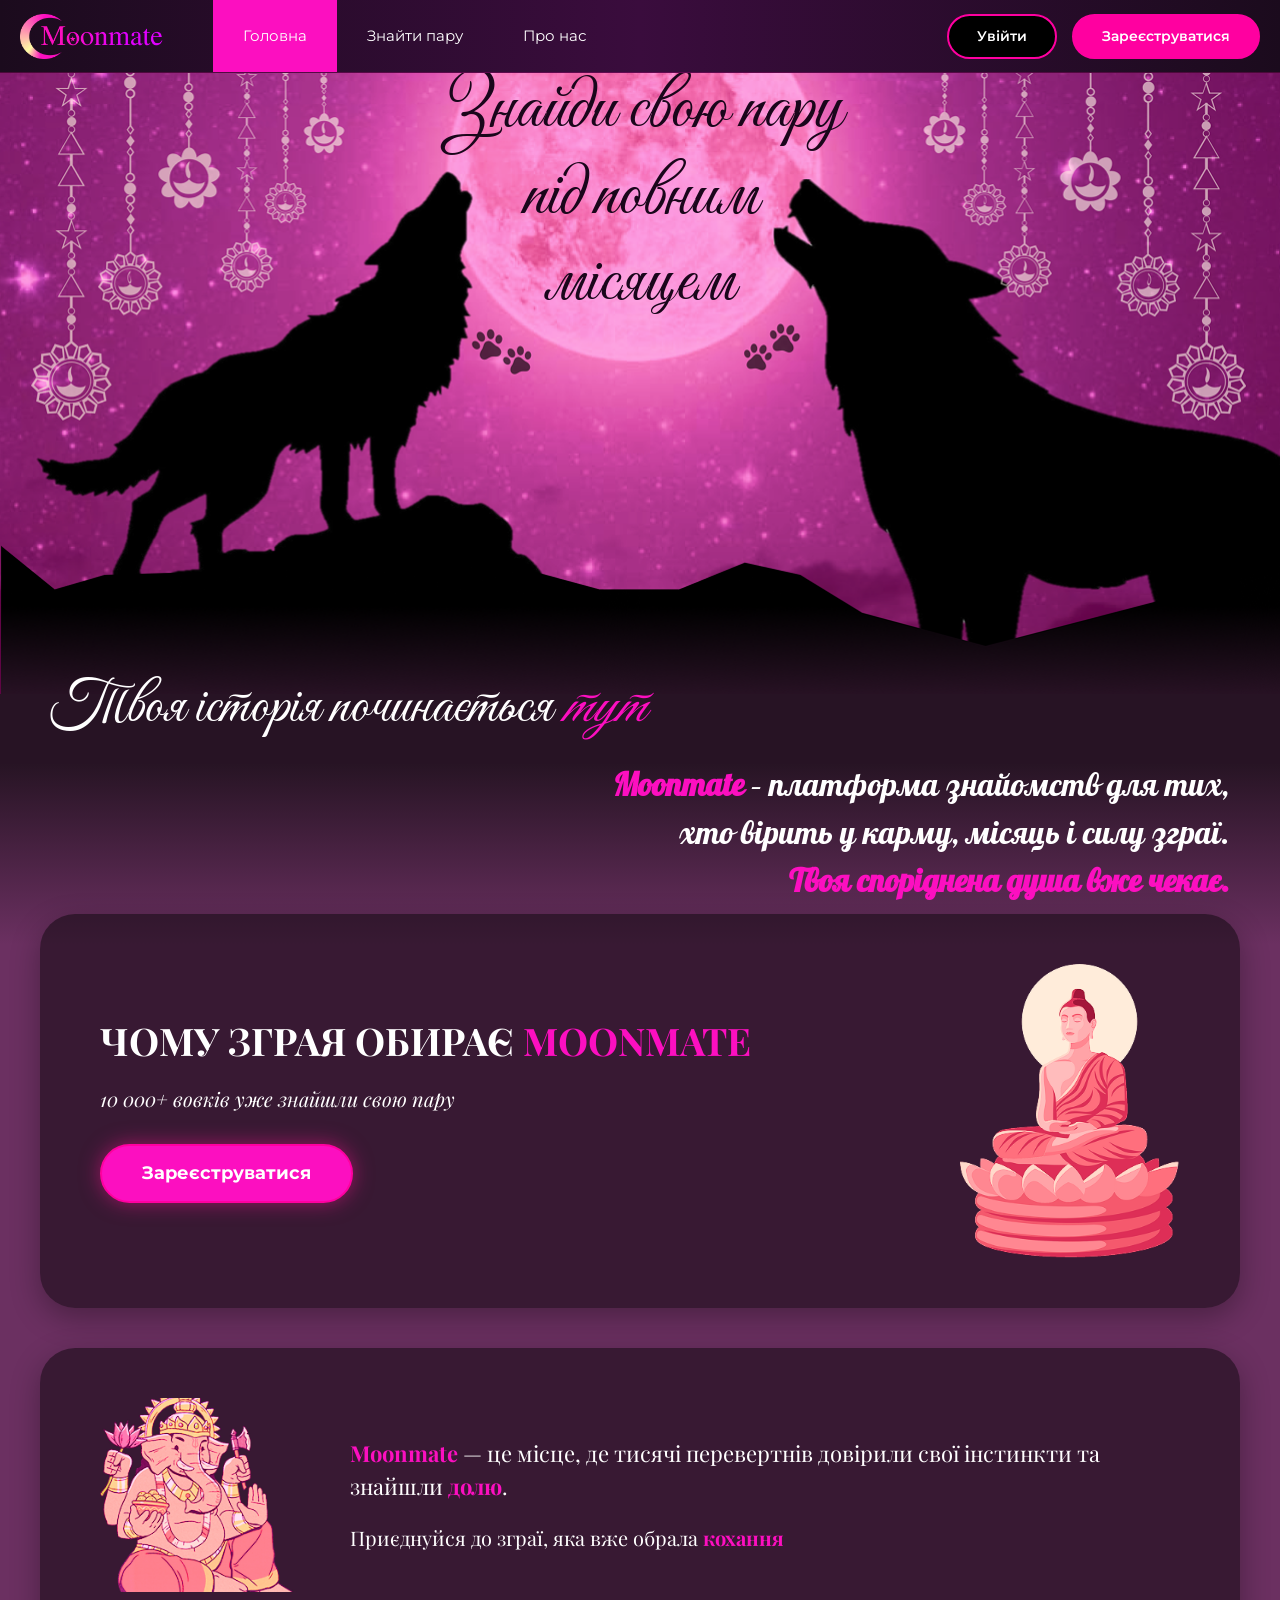
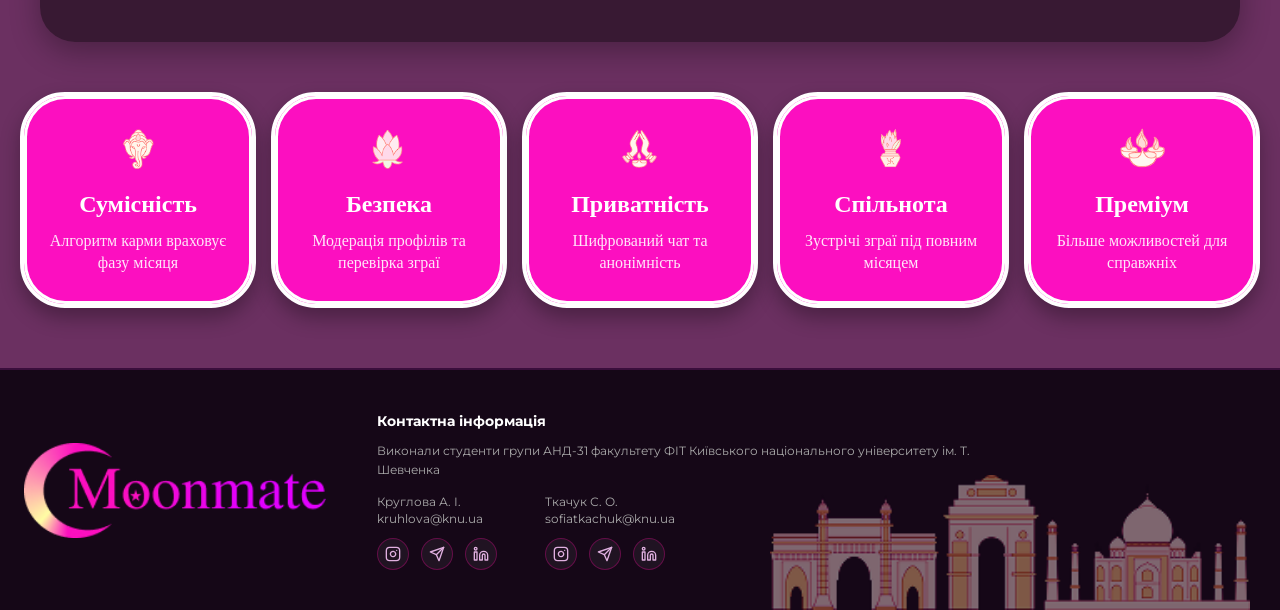
<file: main/index.html>
<!DOCTYPE html>
<html lang="uk">
<head>
    <meta charset="UTF-8">
    <meta name="viewport" content="width=device-width, initial-scale=1.0">
    <title>Moonmate — Зграя</title>
    
    <!-- Шрифти -->
    <link rel="preconnect" href="https://fonts.googleapis.com">
    <link rel="preconnect" href="https://fonts.gstatic.com" crossorigin>
    <link href="https://fonts.googleapis.com/css2?family=Montserrat:ital,wght@0,400;0,600;0,700;1,400&family=Playfair+Display:ital,wght@0,400;0,600;1,400;1,600&family=Cormorant+Garamond:ital,wght@0,400;0,600;1,400;1,600&display=swap" rel="stylesheet">
    <link href="https://fonts.googleapis.com/css2?family=Great+Vibes&display=swap" rel="stylesheet">
    <link href="https://fonts.googleapis.com/css2?family=Great+Vibes&family=Pattaya&display=swap" rel="stylesheet">
    
    <!-- Підключення стилів -->
    <link rel="stylesheet" href="css/reset.css">
    <link rel="stylesheet" href="css/base.css">
    <link rel="stylesheet" href="css/header.css">
    <link rel="stylesheet" href="css/footer.css">
    <link rel="stylesheet" href="css/media.css">
    <link rel="stylesheet" href="css/main2.css"> 

</head>
<body>

    <!-- ================= ШАПКА (HEADER) ================= -->
    <header class="header">
        <div class="header-container">
            <!-- Логотип -->
            <a href="#" class="logo">
                <img src="img/Group 22.png" alt="Moonmate">
            </a>

            <!-- Навігація -->
            <nav class="nav-menu" id="mobile-menu">
                <a href="main2.html" class="nav-link active">Головна</a>
                <a href="../search/search.html" class="nav-link">Знайти пару</a>
                <!-- Посилання на профіль (приховане до авторизації) -->
                <a href="../profile/profile.html" class="nav-link hidden" id="profileLink">Профіль</a>
                <a href="#about" class="nav-link">Про нас</a>
            </nav>

            <!-- Кнопки авторизації -->
            <div class="header-buttons" id="authButtons">
                <a href="../login/login.html" class="btn btn-login">Увійти</a>
                <a href="../registration/register.html" class="btn btn-register">Зареєструватися</a>
            </div>

            <!-- БУРГЕР-МЕНЮ -->
            <button class="menu-toggle" aria-label="Відкрити меню">
                <span></span>
                <span></span>
                <span></span>
            </button>
        </div>
    </header>

    <!-- ================= ОСНОВНИЙ КОНТЕНТ (MAIN) ================= -->
    <main>
        <!-- ================= ГОЛОВНИЙ ЕКРАН (HERO) ================= -->
        <section class="hero" id="home">
            <!-- Адаптивна картинка з Figma під кожен пристрій -->
            <picture class="hero-picture">
                <source media="(max-width: 767px)" srcset="img/bg-p2.png">
                <source media="(max-width: 1024px)" srcset="img/bg-t2.png">
                <img src="img/bg-d2.png" alt="Moonmate" class="hero-img">
            </picture>

            <!-- Фігурний градієнтний перехід знизу (скеля) -->
            <div class="hero-bottom-gradient"></div>

            <!-- Текст, який накладається поверх картинки та градієнта -->
            <div class="hero-overlay">
                <h1 class="hero-title">
                    Знайди свою пару<br>
                    під повним<br>
                    місяцем
                </h1>

                <div class="hero-story">
                    <h2>Твоя історія починається <em>тут</em></h2>
                    <p>
                        <span class="pink-text">Moonmate</span> – платформа знайомств для тих,<br>
                        хто вірить у карму, місяць і силу зграї.<br>
                        <span class="pink-text">Твоя споріднена душа вже чекає.</span>
                    </p>
                </div>
                
            </div>

        </section>

        <!-- ================= ІНФОРМАЦІЙНІ БЛОКИ (БУДДА ТА ГАНЕША) ================= -->
        <section class="info-blocks-section">
            <div class="container">
                
                <!-- Блок 1: Чому зграя обирає Moonmate -->
                <div class="info-card card-buddha">
                    <div class="card-content">
                        <h2>ЧОМУ ЗГРАЯ ОБИРАЄ <span class="pink-text">MOONMATE</span></h2>
                        <p class="card-subtitle">10 000+ вовків уже знайшли свою пару</p>
                        <a href="../registration/register.html" class="btn btn-register btn-glow">Зареєструватися</a>
                    </div>
                    <div class="card-image buddha-img">
                        <img src="img/image 22.png" alt="Будда">
                    </div>
                </div>

                <!-- Блок 2: Moonmate — це місце... -->
                <div class="info-card card-ganesha">
                    <div class="card-image ganesha-img">
                        <img src="img/el.png" alt="Ганеша">
                    </div>
                    <div class="card-content">
                        <p class="main-quote">
                            <span class="pink-text">Moonmate</span> — це місце, де тисячі перевертнів довірили свої інстинкти та знайшли <span class="pink-text">долю</span>.
                        </p>
                        <p class="sub-quote">
                            Приєднуйся до зграї, яка вже обрала <span class="pink-text">кохання</span>
                        </p>
                    </div>
                </div>

            </div>
            <!-- Картки -->
              <div class="cards-grid">
                  <div class="card">
                      <img src="img/image 31.png" alt="Лотос">
                      <h3>Сумісність</h3>
                      <p>Алгоритм карми враховує фазу місяця</p>
                  </div>
                  <div class="card">
                      <img src="img/image 32.png" alt="Руки">
                      <h3>Безпека</h3>
                      <p>Модерація профілів та перевірка зграї</p>
                  </div>
                  <div class="card">
                      <img src="img/image 33.png" alt="Вогонь">
                      <h3>Приватність</h3>
                      <p>Шифрований чат та анонімність</p>
                  </div>
                  <div class="card">
                      <img src="img/image 34.png" alt="Свічки">
                      <h3>Спільнота</h3>
                      <p>Зустрічі зграї під повним місяцем</p>
                  </div>
                  <div class="card">
                      <img src="img/image 35.png" alt="Лотос">
                      <h3>Преміум</h3>
                      <p>Більше можливостей для справжніх</p>
                  </div>
              </div>
  
          </div>
        </section>
    </main>
    
    <!-- ================= ПІДВАЛ (FOOTER) ================= -->
      <footer class="footer" id="about">
        <div class="footer-container">
            <a href="#" class="footer-logo">
                <img src="img/Group 22.png" alt="Moonmate">
            </a>
            <div class="footer-info">
                <strong>Контактна інформація</strong>
                <p>Виконали студенти групи АНД-31 факультету ФІТ Київського національного університету ім. Т. Шевченка</p>
                
                <div class="footer-contacts">
                    <!-- Виконавець 1 -->
                    <div class="author-block">
                        <p>Круглова А. І.<br>kruhlova@knu.ua</p>
                        <div class="social-links">
                            <!-- Instagram -->
                            <a href="#" target="_blank" title="Instagram">
                                <svg viewBox="0 0 24 24" fill="none" stroke="currentColor" stroke-width="2" stroke-linecap="round" stroke-linejoin="round"><rect x="2" y="2" width="20" height="20" rx="5" ry="5"></rect><path d="M16 11.37A4 4 0 1 1 12.63 8 4 4 0 0 1 16 11.37z"></path><line x1="17.5" y1="6.5" x2="17.51" y2="6.5"></line></svg>
                            </a>
                            <!-- Telegram -->
                            <a href="#" target="_blank" title="Telegram">
                                <svg viewBox="0 0 24 24" fill="none" stroke="currentColor" stroke-width="2" stroke-linecap="round" stroke-linejoin="round"><line x1="22" y1="2" x2="11" y2="13"></line><polygon points="22 2 15 22 11 13 2 9 22 2"></polygon></svg>
                            </a>
                            <!-- LinkedIn -->
                            <a href="#" target="_blank" title="LinkedIn">
                                <svg viewBox="0 0 24 24" fill="none" stroke="currentColor" stroke-width="2" stroke-linecap="round" stroke-linejoin="round"><path d="M16 8a6 6 0 0 1 6 6v7h-4v-7a2 2 0 0 0-2-2 2 2 0 0 0-2 2v7h-4v-7a6 6 0 0 1 6-6z"></path><rect x="2" y="9" width="4" height="12"></rect><circle cx="4" cy="4" r="2"></circle></svg>
                            </a>
                        </div>
                    </div>

                    <!-- Виконавець 2 -->
                    <div class="author-block">
                        <p>Ткачук С. О.<br>sofiatkachuk@knu.ua</p>
                        <div class="social-links">
                            <!-- Instagram -->
                            <a href="#" target="_blank" title="Instagram">
                                <svg viewBox="0 0 24 24" fill="none" stroke="currentColor" stroke-width="2" stroke-linecap="round" stroke-linejoin="round"><rect x="2" y="2" width="20" height="20" rx="5" ry="5"></rect><path d="M16 11.37A4 4 0 1 1 12.63 8 4 4 0 0 1 16 11.37z"></path><line x1="17.5" y1="6.5" x2="17.51" y2="6.5"></line></svg>
                            </a>
                            <!-- Telegram -->
                            <a href="https://web.telegram.org/k/#@sofffssss" target="_blank" title="Telegram">
                                <svg viewBox="0 0 24 24" fill="none" stroke="currentColor" stroke-width="2" stroke-linecap="round" stroke-linejoin="round"><line x1="22" y1="2" x2="11" y2="13"></line><polygon points="22 2 15 22 11 13 2 9 22 2"></polygon></svg>
                            </a>
                            <!-- LinkedIn -->
                            <a href="#" target="_blank" title="LinkedIn">
                                <svg viewBox="0 0 24 24" fill="none" stroke="currentColor" stroke-width="2" stroke-linecap="round" stroke-linejoin="round"><path d="M16 8a6 6 0 0 1 6 6v7h-4v-7a2 2 0 0 0-2-2 2 2 0 0 0-2 2v7h-4v-7a6 6 0 0 1 6-6z"></path><rect x="2" y="9" width="4" height="12"></rect><circle cx="4" cy="4" r="2"></circle></svg>
                            </a>
                        </div>
                    </div>
                </div>
            </div>
        </div>
        <img src="img/image 26.png" alt="Архітектура" class="footer-arch-img">
    </footer>

    <!-- Підключення скрипта для меню та авторизації -->
    <script src="script.js"></script>

    <script>
        document.addEventListener('DOMContentLoaded', function() {
            const authButtons = document.getElementById('authButtons');
            const profileLink = document.getElementById('profileLink');

            if (sessionStorage.getItem('isLoggedIn') === 'true') {
                if (authButtons) {
                    authButtons.style.display = 'none';
                }
                if (profileLink) {
                    profileLink.classList.remove('hidden');
                }
            } else {
                if (profileLink) {
                    profileLink.classList.add('hidden');
                }
            }
        });
    </script>
</body>
</html>
</file>
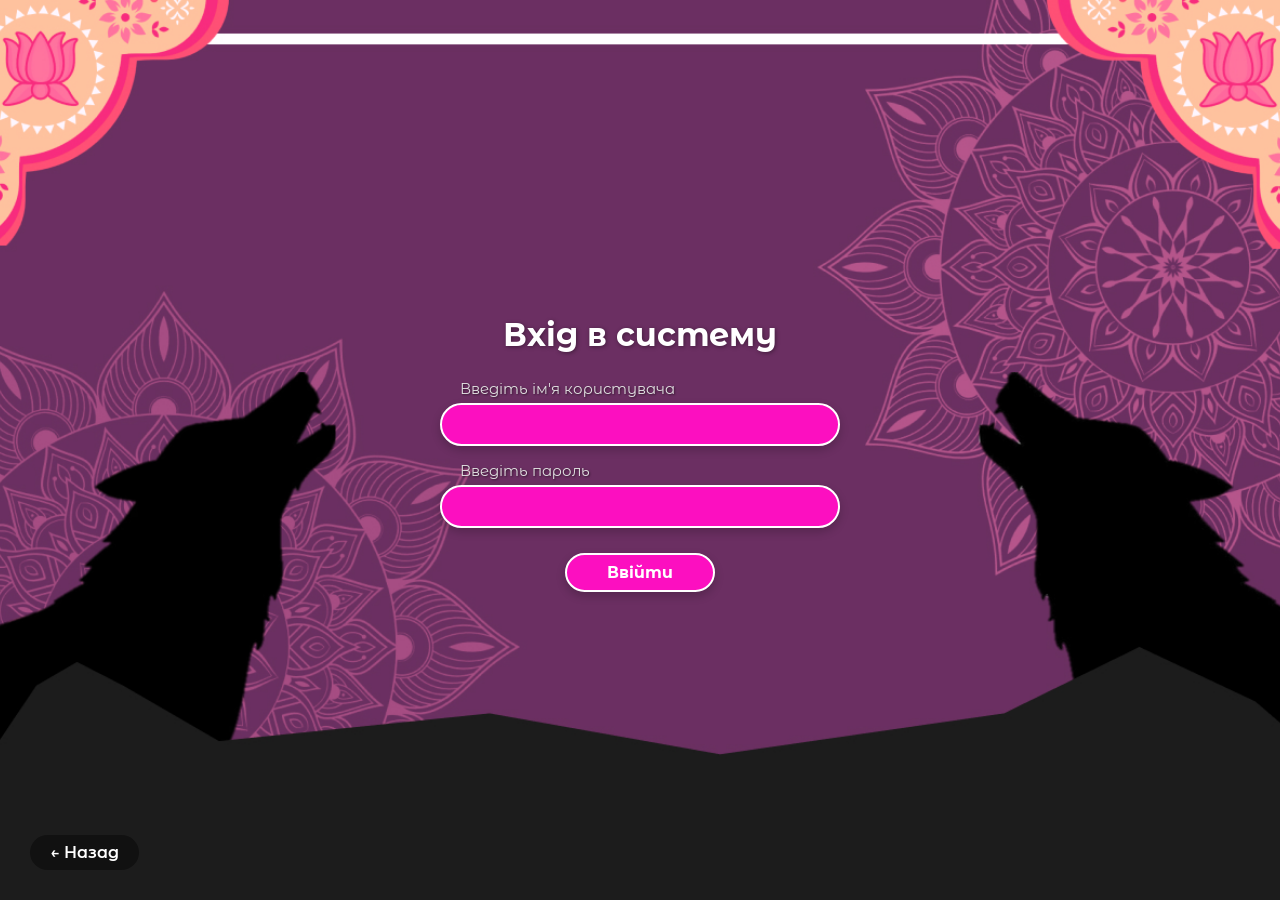
<file: login/login.html>
<!DOCTYPE html>
<html lang="uk">
<head>
    <meta charset="UTF-8">
    <meta name="viewport" content="width=device-width, initial-scale=1.0">
    <title>Вхід в систему</title>
    
    <!-- Підключення шрифту Montserrat Alternates -->
    <link rel="preconnect" href="https://fonts.googleapis.com">
    <link rel="preconnect" href="https://fonts.gstatic.com" crossorigin>
    <link href="https://fonts.googleapis.com/css2?family=Montserrat+Alternates:wght@400;600;700&display=swap" rel="stylesheet">
    
    <link rel="stylesheet" href="style.css">
</head>
<body>

    <div class="login-screen">
        
        <!-- Кнопка "Назад" -->
        <a href="../main/main.html" class="back-btn">← Назад</a>

        <div class="login-form">
            <h1 class="form-title">Вхід в систему</h1>

            <!-- Додано id="loginForm" для зручності в JS -->
            <form id="loginForm" action="#" method="POST">
                <div class="input-group">
                    <label for="username">Введіть ім'я користувача</label>
                    <input type="text" id="username" name="username" required>
                </div>

                <div class="input-group">
                    <label for="password">Введіть пароль</label>
                    <input type="password" id="password" name="password" required>
                </div>

               <!-- Повертаємо кнопку замість посилання -->
               <button type="submit" class="submit-btn">Ввійти</button>
            </form>
        </div>

    </div>

    <!-- Підключення скрипта -->
    <script src="login.js"></script>
</body>
</html>
</file>
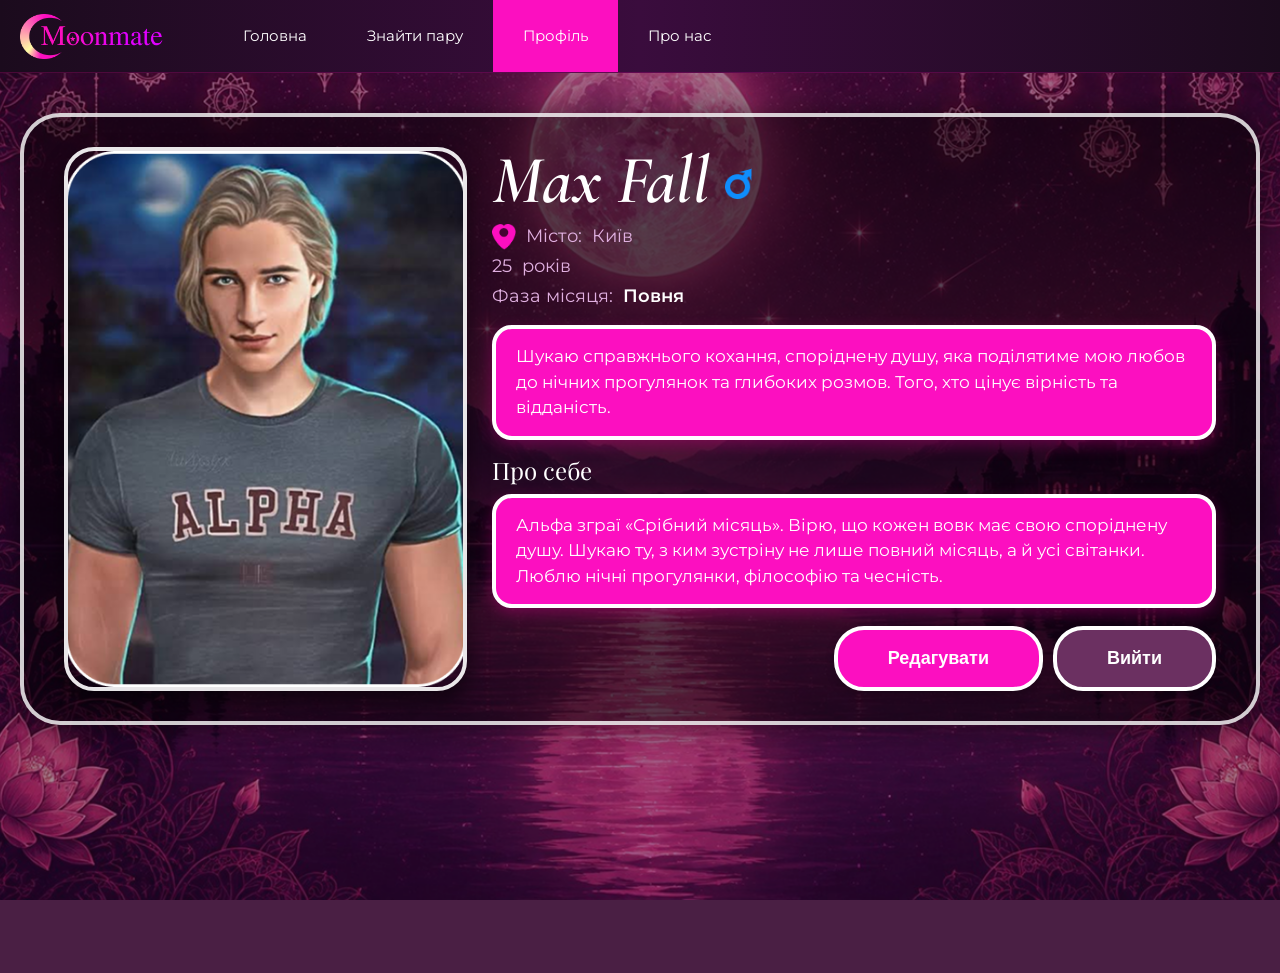
<file: profile/profile.html>
<!DOCTYPE html>
<html lang="uk">
<head>
    <meta charset="UTF-8">
    <meta name="viewport" content="width=device-width, initial-scale=1.0">
    <title>Moonmate — Профіль</title>
    
    <!-- Шрифти -->
    <link rel="preconnect" href="https://fonts.googleapis.com">
    <link rel="preconnect" href="https://fonts.gstatic.com" crossorigin>
    <link href="https://fonts.googleapis.com/css2?family=Montserrat:ital,wght@0,400;0,600;0,700;1,400&family=Playfair+Display:ital,wght@0,400;0,600;1,400;1,600&family=Cormorant+Garamond:ital,wght@0,400;0,600;1,400;1,600&display=swap" rel="stylesheet">
    
    <!-- Стилі -->
    <link rel="stylesheet" href="../main/css/reset.css">
    <link rel="stylesheet" href="../main/css/base.css">
    <link rel="stylesheet" href="../main/css/header.css">
    <link rel="stylesheet" href="profile.css">
    <link rel="stylesheet" href="../main/css/media.css">
</head>
<body>

    <!-- ================= ШАПКА (HEADER) ================= -->
    <header class="header">
        <div class="header-container">
            <a href="../main/main.html" class="logo">
                <img src="../main/img/Group 22.png" alt="Moonmate">
            </a>

            <nav class="nav-menu" id="mobile-menu">
                <a href="../main/main.html" class="nav-link">Головна</a>
                <a href="../search/search.html#why" class="nav-link">Знайти пару</a>
                <a href="profile.html" class="nav-link active">Профіль</a>
                <a href="../main/main.html#about" class="nav-link">Про нас</a>
            </nav>

            <button class="menu-toggle" id="menu-btn" aria-label="Відкрити меню">
                <span></span>
                <span></span>
                <span></span>
            </button>
        </div>
    </header>

    <!-- ================= ОСНОВНИЙ КОНТЕНТ ПРОФІЛЮ ================= -->
    <main class="profile-page">
        <!-- Фонове зображення (image 57) -->
        <div class="profile-bg"></div>
        
        <div class="profile-container">
            <!-- Велика рамка -->
            <div class="profile-card">
                
                <!-- Ліва частина: Аватар -->
                <div class="profile-avatar-section">
                    <div class="avatar-wrapper">
                        <!-- Звичайний аватар -->
                        <img src="../main/img/Rectangle 46.png" alt="Аватар" class="avatar-img default-avatar">
                        <!-- Вовкулака (з'являється при наведенні) -->
                        <img src="../main/img/Rectangle 46 (1).png" alt="Вовкулака" class="avatar-img hover-avatar">
                    </div>
                </div>

                <!-- Права частина: Інформація -->
                <div class="profile-info-section">
                    
                    <!-- Ім'я та стать -->
                    <div class="profile-name-row">
                        <h1 class="profile-name" id="profileName">Max Fall</h1>
                        <img src="../main/img/Group 42.png" alt="Чоловік" class="gender-icon">
                    </div>

                    <!-- Деталі -->
                    <div class="profile-details">
                        <p class="detail-item">
                            <img src="../main/img/Group 40.png" alt="Локація" class="detail-icon">
                            Місто: <span id="profileCity">Київ</span>
                        </p>
                        <p class="detail-item"><span id="profileAge">25</span> років</p>
                        <p class="detail-item">Фаза місяця: <strong id="profileMoon">Повня</strong></p>
                    </div>

                    <!-- Блок "Шукаю" -->
                    <div class="info-box pink-box">
                        <p id="profileLooking">Шукаю справжнього кохання, споріднену душу, яка поділятиме мою любов до нічних прогулянок та глибоких розмов. Того, хто цінує вірність та відданість.</p>
                    </div>

                    <!-- Блок "Про себе" -->
                    <h2 class="section-subtitle">Про себе</h2>
                    <div class="info-box pink-box">
                        <p id="profileAbout">Альфа зграї «Срібний місяць». Вірю, що кожен вовк має свою споріднену душу. Шукаю ту, з ким зустріну не лише повний місяць, а й усі світанки. Люблю нічні прогулянки, філософію та чесність.</p>
                    </div>

                    <!-- Кнопки -->
                    <div class="profile-actions">
                        <button class="btn btn-register btn-action" id="editBtn">Редагувати</button>
                        <!-- ДОДАНО: Кнопка "Вийти" -->
                        <button class="btn btn-register btn-action" id="logoutBtn" style="margin-left: 10px; background-color: #6B3061;">Вийти</button>
                    </div>

                </div>
            </div>
        </div>
    </main>

    <!-- Підключення скрипта для меню, редагування та виходу -->
    <script src="profile.js"></script>
</body>
</html>
</file>
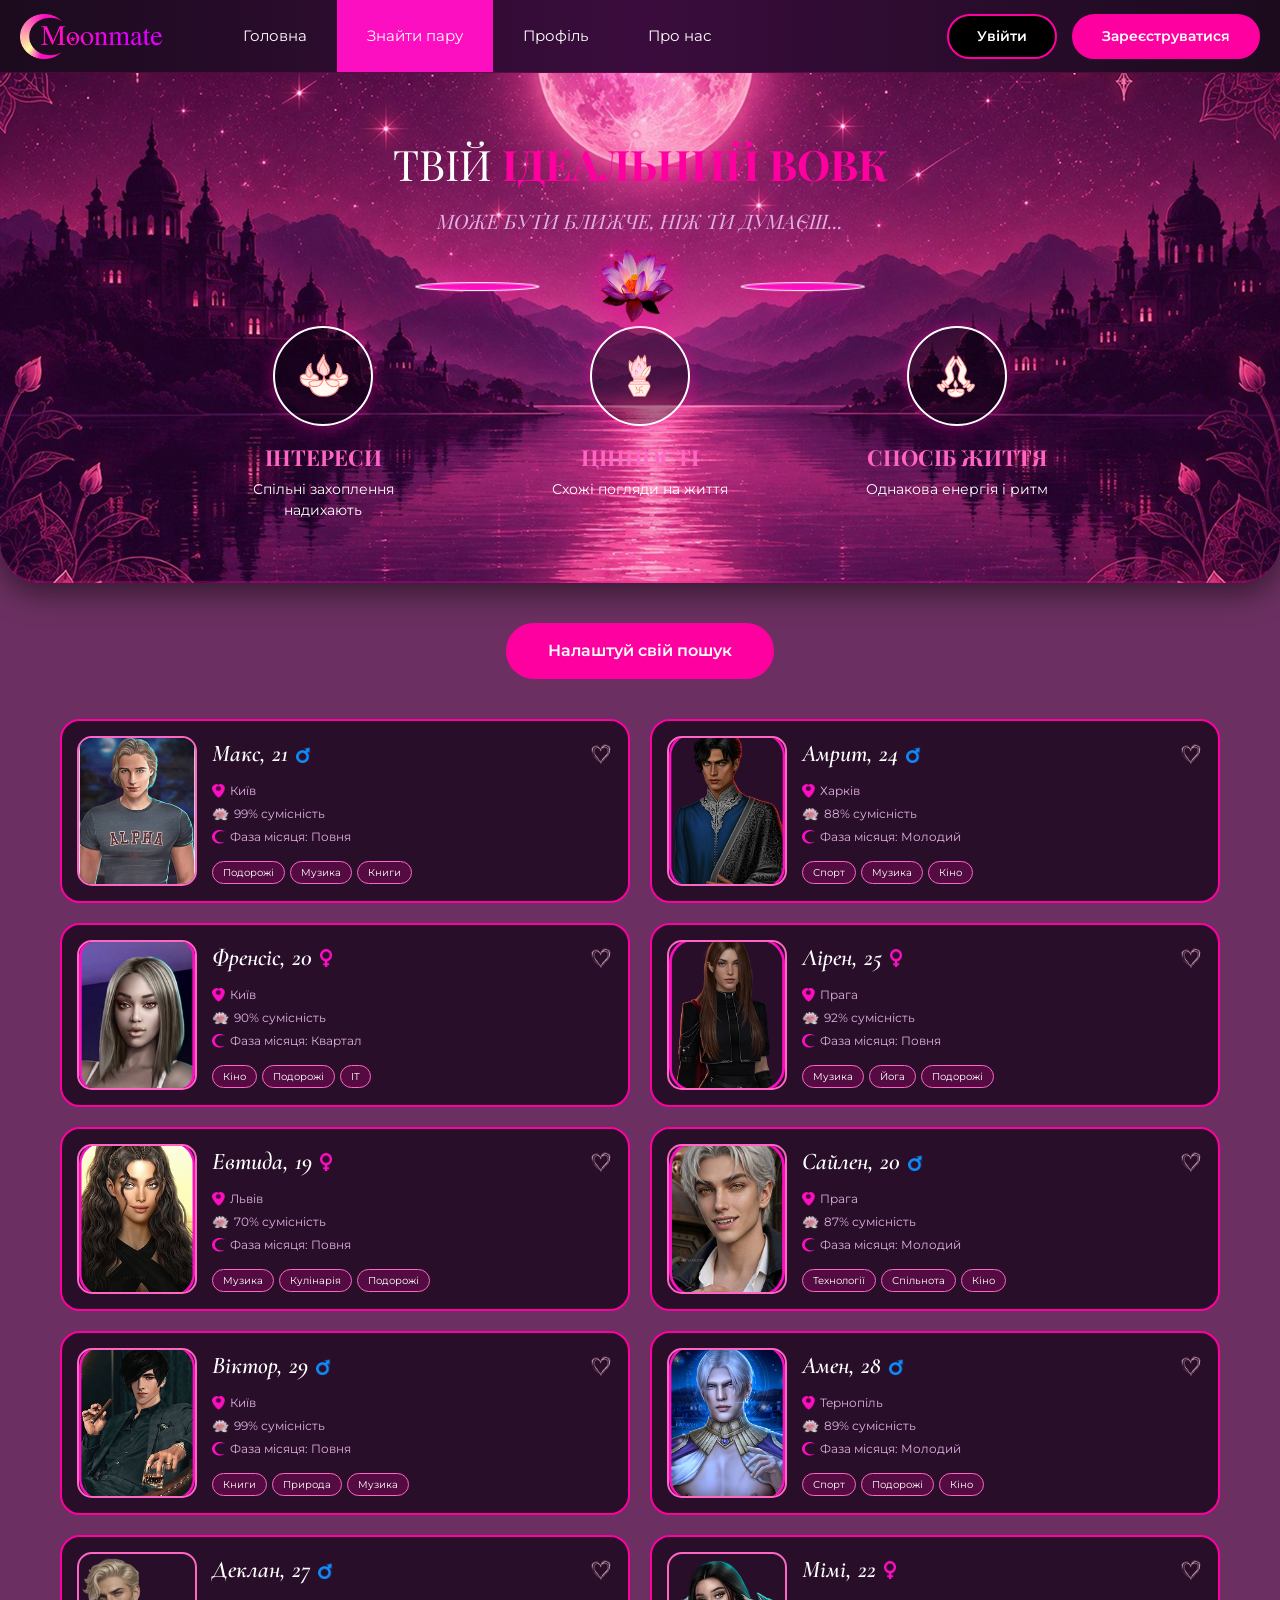
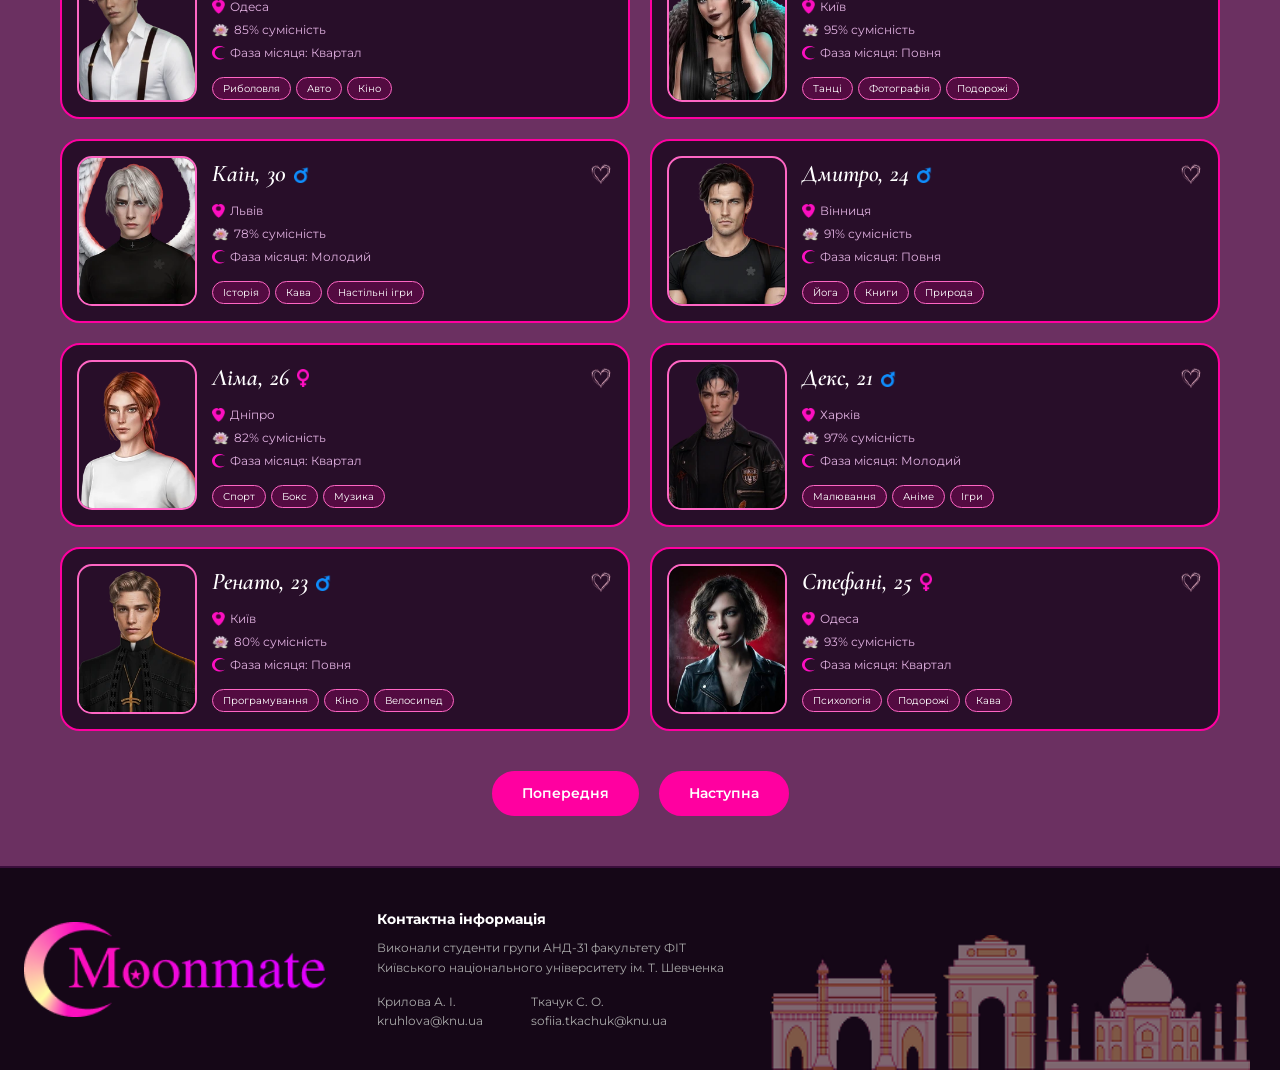
<file: search/search.html>
<!DOCTYPE html>
<html lang="uk">
<head>
    <meta charset="UTF-8">
    <meta name="viewport" content="width=device-width, initial-scale=1.0">
    <title>Moonmate — Знайти пару</title>
    
    <!-- Шрифти -->
    <link rel="preconnect" href="https://fonts.googleapis.com">
    <link rel="preconnect" href="https://fonts.gstatic.com" crossorigin>
    <link href="https://fonts.googleapis.com/css2?family=Montserrat:ital,wght@0,400;0,600;0,700;1,400&family=Playfair+Display:ital,wght@0,400;0,600;1,400;1,600&family=Cormorant+Garamond:ital,wght@0,400;0,600;1,400;1,600&display=swap" rel="stylesheet">
    
    <!-- Стилі -->
    <link rel="stylesheet" href="../main/css/reset.css">
    <link rel="stylesheet" href="../main/css/base.css">
    <link rel="stylesheet" href="../main/css/header.css">
    <link rel="stylesheet" href="search.css">
    <link rel="stylesheet" href="../main/css/media.css">
    <link rel="stylesheet" href="../main/css/footer.css">
</head>
<body>

    <!-- ================= ШАПКА (HEADER) ================= -->
    <header class="header">
        <div class="header-container">
            <a href="../main/main.html" class="logo">
                <img src="../main/img/Group 22.png" alt="Moonmate">
            </a>

            <nav class="nav-menu" id="mobile-menu">
                <a href="../main/main.html" class="nav-link">Головна</a>
                <a href="search.html" class="nav-link active">Знайти пару</a>
                <a href="../profile/profile.html" class="nav-link">Профіль</a>
                <a href="../main/main.html#about" class="nav-link">Про нас</a>
            </nav>

            <div class="header-buttons">
                <button class="btn btn-login">Увійти</button>
                <button class="btn btn-register">Зареєструватися</button>
            </div>

            <button class="menu-toggle" id="menu-btn" aria-label="Відкрити меню">
                <span></span>
                <span></span>
                <span></span>
            </button>
        </div>
    </header>

    <!-- ================= ОСНОВНИЙ КОНТЕНТ ================= -->
    <main class="search-page">
        
        <!-- БЛОК 1: ІДЕАЛЬНИЙ ВОВК -->
        <section class="search-hero">
            <h1 class="search-title">Твій <span class="pink-text">ІДЕАЛЬНИЙ ВОВК</span></h1>
            <p class="search-subtitle">МОЖЕ БУТИ БЛИЖЧЕ, НІЖ ТИ ДУМАЄШ...</p>

            <div class="features-row">
                <div class="feature-item">
                    <div class="feature-icon-circle">
                        <img src="../main/img/image 35.png" alt="Інтереси">
                    </div>
                    <h3>ІНТЕРЕСИ</h3>
                    <p>Спільні захоплення надихають</p>
                </div>
                <div class="feature-center-icon">
                    <img src="../main/img/Group 97.png" alt="Лотос">
                </div>
                <div class="feature-item">
                    <div class="feature-icon-circle">
                        <img src="../main/img/image 34.png" alt="Цінності">
                    </div>
                    <h3>ЦІННОСТІ</h3>
                    <p>Схожі погляди на життя</p>
                </div>
                <div class="feature-item">
                    <div class="feature-icon-circle">
                        <img src="../main/img/image 33.png" alt="Спосіб життя">
                    </div>
                    <h3>СПОСІБ ЖИТТЯ</h3>
                    <p>Однакова енергія і ритм</p>
                </div>
            </div>
        </section>

        <!-- КНОПКА ПОСЕРЕДИНІ -->
        <div class="main-cta-wrapper">
            <button class="btn btn-register btn-large" id="btnToggleFilters">Налаштуй свій пошук</button>
        </div>

        <!-- БЛОК 2: ПАНЕЛЬ ФІЛЬТРІВ -->
        <section class="filters-section hidden" id="filtersPanel">
          <div class="filters-header">
              <img src="../main/img/image 54.png" alt="Лотос" class="lotus-small">
              <h2>Налаштуй свій пошук</h2>
              <img src="../main/img/image 54.png" alt="Лотос" class="lotus-small">
          </div>

          <div class="filters-grid">
              <!-- Вік -->
              <div class="filter-group">
                  <label class="filter-label">
                      <span class="icon-user">👤</span> Вік
                  </label>
                  <div class="range-wrapper">
                      <span class="range-val">18</span>
                      <input type="range" min="18" max="99" value="99" class="slider" id="ageSlider">
                      <span class="range-val">99</span>
                  </div>
                  <span class="distance-text" id="ageValue">Вік: 18 - 99</span>
              </div>

              <!-- Відстань -->
              <div class="filter-group">
                  <label class="filter-label">
                      <img src="../main/img/moon.png" class="moon-icon" alt=""> Максимальна відстань
                  </label>
                  <div class="range-wrapper">
                      <span class="range-val">0</span>
                      <input type="range" min="0" max="100" value="57" class="slider" id="distSlider">
                      <span class="range-val">99+</span>
                  </div>
                  <span class="distance-text" id="distValue">57 км</span>
              </div>

              <!-- Фаза місяця -->
              <div class="filter-group">
                  <label class="filter-label">
                      <img src="../main/img/moon.png" class="moon-icon" alt=""> Фаза місяця
                  </label>
                  <div class="moon-buttons" id="moonFilter">
                      <button class="moon-btn active" data-moon="Повня">Повня</button>
                      <button class="moon-btn" data-moon="Молодий">Молодий</button>
                      <button class="moon-btn" data-moon="Квартал">Квартал</button>
                  </div>
              </div>
          </div>

          <div class="filters-actions">
            <button class="btn btn-outline btn-large" id="btnResetFilters">Скинути</button>
            <button class="btn btn-register btn-large" id="btnApplyFilters">Застосувати</button>
        </div>
          <img src="../main/img/image 53.png" alt="" class="filters-lotus-left">
          <img src="../main/img/image 53.png" alt="" class="filters-lotus-right">
      </section>

        <!-- БЛОК 3: СІТКА КАРТОК -->
        <section class="cards-section">
            <div class="profiles-grid" id="profilesGrid">
                
                <!-- Картка 1 (Макс) -->
                <div class="profile-mini-card" data-age="21" data-moon="Повня">
                    <div class="mini-avatar"><img src="../main/img/Rectangle 46.png" alt="Макс"></div>
                    <div class="mini-info">
                        <div class="mini-header">
                            <h3>Макс, 21</h3>
                            <img src="../main/img/Group 42.png" alt="Чоловік" class="gender-icon">
                            <img src="../main/img/image 74.png" alt="Лайк" class="like-icon">
                        </div>
                        <p class="mini-detail"><img src="../main/img/Group 40.png" class="detail-icon"> Київ</p>
                        <p class="mini-detail"><img src="../main/img/image 54.png" class="detail-icon"> 99% сумісність</p>
                        <p class="mini-detail"><img src="../main/img/moon.png" class="detail-icon"> Фаза місяця: Повня</p>
                        <div class="mini-tags"><span>Подорожі</span><span>Музика</span><span>Книги</span></div>
                    </div>
                </div>

                <!-- Картка 2 (Амрит) -->
                <div class="profile-mini-card" data-age="24" data-moon="Молодий">
                    <div class="mini-avatar"><img src="../main/img/image 64.png" alt="Амрит"></div>
                    <div class="mini-info">
                        <div class="mini-header">
                            <h3>Амрит, 24</h3>
                            <img src="../main/img/Group 42.png" alt="Чоловік" class="gender-icon">
                            <img src="../main/img/image 74.png" alt="Лайк" class="like-icon">
                        </div>
                        <p class="mini-detail"><img src="../main/img/Group 40.png" class="detail-icon"> Харків</p>
                        <p class="mini-detail"><img src="../main/img/image 54.png" class="detail-icon"> 88% сумісність</p>
                        <p class="mini-detail"><img src="../main/img/moon.png" class="detail-icon"> Фаза місяця: Молодий</p>
                        <div class="mini-tags"><span>Спорт</span><span>Музика</span><span>Кіно</span></div>
                    </div>
                </div>

                <!-- Картка 3 (Френсіс) -->
                <div class="profile-mini-card" data-age="20" data-moon="Квартал">
                    <div class="mini-avatar"><img src="../main/img/image 91.png" alt="Френсіс"></div>
                    <div class="mini-info">
                        <div class="mini-header">
                            <h3>Френсіс, 20</h3>
                            <img src="../main/img/Group 41.png" alt="Жінка" class="gender-icon">
                            <img src="../main/img/image 74.png" alt="Лайк" class="like-icon">
                        </div>
                        <p class="mini-detail"><img src="../main/img/Group 40.png" class="detail-icon"> Київ</p>
                        <p class="mini-detail"><img src="../main/img/image 54.png" class="detail-icon"> 90% сумісність</p>
                        <p class="mini-detail"><img src="../main/img/moon.png" class="detail-icon"> Фаза місяця: Квартал</p>
                        <div class="mini-tags"><span>Кіно</span><span>Подорожі</span><span>IT</span></div>
                    </div>
                </div>

                <!-- Картка 4 (Лірен) -->
                <div class="profile-mini-card" data-age="25" data-moon="Повня">
                    <div class="mini-avatar"><img src="../main/img/image 92.png" alt="Лірен"></div>
                    <div class="mini-info">
                        <div class="mini-header">
                            <h3>Лірен, 25</h3>
                            <img src="../main/img/Group 41.png" alt="Жінка" class="gender-icon">
                            <img src="../main/img/image 74.png" alt="Лайк" class="like-icon">
                        </div>
                        <p class="mini-detail"><img src="../main/img/Group 40.png" class="detail-icon"> Прага</p>
                        <p class="mini-detail"><img src="../main/img/image 54.png" class="detail-icon"> 92% сумісність</p>
                        <p class="mini-detail"><img src="../main/img/moon.png" class="detail-icon"> Фаза місяця: Повня</p>
                        <div class="mini-tags"><span>Музика</span><span>Йога</span><span>Подорожі</span></div>
                    </div>
                </div>

                <!-- Картка 5 (Евтида) -->
                <div class="profile-mini-card" data-age="19" data-moon="Повня">
                    <div class="mini-avatar"><img src="../main/img/image 94.png" alt="Евтида"></div>
                    <div class="mini-info">
                        <div class="mini-header">
                            <h3>Евтида, 19</h3>
                            <img src="../main/img/Group 41.png" alt="Жінка" class="gender-icon">
                            <img src="../main/img/image 74.png" alt="Лайк" class="like-icon">
                        </div>
                        <p class="mini-detail"><img src="../main/img/Group 40.png" class="detail-icon"> Львів</p>
                        <p class="mini-detail"><img src="../main/img/image 54.png" class="detail-icon"> 70% сумісність</p>
                        <p class="mini-detail"><img src="../main/img/moon.png" class="detail-icon"> Фаза місяця: Повня</p>
                        <div class="mini-tags"><span>Музика</span><span>Кулінарія</span><span>Подорожі</span></div>
                    </div>
                </div>

                <!-- Картка 6 (Сайлен) -->
                <div class="profile-mini-card" data-age="20" data-moon="Молодий">
                    <div class="mini-avatar"><img src="../main/img/image 95.png" alt="Сайлен"></div>
                    <div class="mini-info">
                        <div class="mini-header">
                            <h3>Сайлен, 20</h3>
                            <img src="../main/img/Group 42.png" alt="Чоловік" class="gender-icon">
                            <img src="../main/img/image 74.png" alt="Лайк" class="like-icon">
                        </div>
                        <p class="mini-detail"><img src="../main/img/Group 40.png" class="detail-icon"> Прага</p>
                        <p class="mini-detail"><img src="../main/img/image 54.png" class="detail-icon"> 87% сумісність</p>
                        <p class="mini-detail"><img src="../main/img/moon.png" class="detail-icon"> Фаза місяця: Молодий</p>
                        <div class="mini-tags"><span>Технології</span><span>Спільнота</span><span>Кіно</span></div>
                    </div>
                </div>

                <!-- Картка 7 (Віктор) -->
                <div class="profile-mini-card" data-age="29" data-moon="Повня">
                    <div class="mini-avatar"><img src="../main/img/image 60.png" alt="Віктор"></div>
                    <div class="mini-info">
                        <div class="mini-header">
                            <h3>Віктор, 29</h3>
                            <img src="../main/img/Group 42.png" alt="Чоловік" class="gender-icon">
                            <img src="../main/img/image 74.png" alt="Лайк" class="like-icon">
                        </div>
                        <p class="mini-detail"><img src="../main/img/Group 40.png" class="detail-icon"> Київ</p>
                        <p class="mini-detail"><img src="../main/img/image 54.png" class="detail-icon"> 99% сумісність</p>
                        <p class="mini-detail"><img src="../main/img/moon.png" class="detail-icon"> Фаза місяця: Повня</p>
                        <div class="mini-tags"><span>Книги</span><span>Природа</span><span>Музика</span></div>
                    </div>
                </div>

                <!-- Картка 8 (Амен) -->
                <div class="profile-mini-card" data-age="28" data-moon="Молодий">
                    <div class="mini-avatar"><img src="../main/img/image 65.png" alt="Амен"></div>
                    <div class="mini-info">
                        <div class="mini-header">
                            <h3>Амен, 28</h3>
                            <img src="../main/img/Group 42.png" alt="Чоловік" class="gender-icon">
                            <img src="../main/img/image 74.png" alt="Лайк" class="like-icon">
                        </div>
                        <p class="mini-detail"><img src="../main/img/Group 40.png" class="detail-icon"> Тернопіль</p>
                        <p class="mini-detail"><img src="../main/img/image 54.png" class="detail-icon"> 89% сумісність</p>
                        <p class="mini-detail"><img src="../main/img/moon.png" class="detail-icon"> Фаза місяця: Молодий</p>
                        <div class="mini-tags"><span>Спорт</span><span>Подорожі</span><span>Кіно</span></div>
                    </div>
                </div>

                <!-- ========================================== -->
                <!-- ДРУГА СТОРІНКА АНКЕТ (Спочатку приховані)    -->
                <!-- ========================================== -->
                <div class="profile-mini-card page-2" data-age="27" data-moon="Квартал">
                    <div class="mini-avatar"><img src="../main/img/деклан.webp" alt="Деклан"></div>
                    <div class="mini-info">
                        <div class="mini-header">
                            <h3>Деклан, 27</h3>
                            <img src="../main/img/Group 42.png" alt="Чоловік" class="gender-icon">
                            <img src="../main/img/image 74.png" alt="Лайк" class="like-icon">
                        </div>
                        <p class="mini-detail"><img src="../main/img/Group 40.png" class="detail-icon"> Одеса</p>
                        <p class="mini-detail"><img src="../main/img/image 54.png" class="detail-icon"> 85% сумісність</p>
                        <p class="mini-detail"><img src="../main/img/moon.png" class="detail-icon"> Фаза місяця: Квартал</p>
                        <div class="mini-tags"><span>Риболовля</span><span>Авто</span><span>Кіно</span></div>
                    </div>
                </div>

                <div class="profile-mini-card page-2" data-age="22" data-moon="Повня">
                    <div class="mini-avatar"><img src="../main/img/Mimi_1.webp" alt="Мімі"></div>
                    <div class="mini-info">
                        <div class="mini-header">
                            <h3>Мімі, 22</h3>
                            <img src="../main/img/Group 41.png" alt="Жінка" class="gender-icon">
                            <img src="../main/img/image 74.png" alt="Лайк" class="like-icon">
                        </div>
                        <p class="mini-detail"><img src="../main/img/Group 40.png" class="detail-icon"> Київ</p>
                        <p class="mini-detail"><img src="../main/img/image 54.png" class="detail-icon"> 95% сумісність</p>
                        <p class="mini-detail"><img src="../main/img/moon.png" class="detail-icon"> Фаза місяця: Повня</p>
                        <div class="mini-tags"><span>Танці</span><span>Фотографія</span><span>Подорожі</span></div>
                    </div>
                </div>

                <div class="profile-mini-card page-2" data-age="30" data-moon="Молодий">
                    <div class="mini-avatar"><img src="../main/img/каін.webp" alt="Каін"></div>
                    <div class="mini-info">
                        <div class="mini-header">
                            <h3>Каін, 30</h3>
                            <img src="../main/img/Group 42.png" alt="Чоловік" class="gender-icon">
                            <img src="../main/img/image 74.png" alt="Лайк" class="like-icon">
                        </div>
                        <p class="mini-detail"><img src="../main/img/Group 40.png" class="detail-icon"> Львів</p>
                        <p class="mini-detail"><img src="../main/img/image 54.png" class="detail-icon"> 78% сумісність</p>
                        <p class="mini-detail"><img src="../main/img/moon.png" class="detail-icon"> Фаза місяця: Молодий</p>
                        <div class="mini-tags"><span>Історія</span><span>Кава</span><span>Настільні ігри</span></div>
                    </div>
                </div>

                <div class="profile-mini-card page-2" data-age="24" data-moon="Повня">
                    <div class="mini-avatar"><img src="../main/img/дмитро.webp" alt="Дмитро"></div>
                    <div class="mini-info">
                        <div class="mini-header">
                            <h3>Дмитро, 24</h3>
                            <img src="../main/img/Group 42.png" alt="Чоловік" class="gender-icon">
                            <img src="../main/img/image 74.png" alt="Лайк" class="like-icon">
                        </div>
                        <p class="mini-detail"><img src="../main/img/Group 40.png" class="detail-icon"> Вінниця</p>
                        <p class="mini-detail"><img src="../main/img/image 54.png" class="detail-icon"> 91% сумісність</p>
                        <p class="mini-detail"><img src="../main/img/moon.png" class="detail-icon"> Фаза місяця: Повня</p>
                        <div class="mini-tags"><span>Йога</span><span>Книги</span><span>Природа</span></div>
                    </div>
                </div>

                <div class="profile-mini-card page-2" data-age="26" data-moon="Квартал">
                    <div class="mini-avatar"><img src="../main/img/ліма.webp" alt="Ліма"></div>
                    <div class="mini-info">
                        <div class="mini-header">
                            <h3>Ліма, 26</h3>
                            <img src="../main/img/Group 41.png" alt="Жінка" class="gender-icon">
                            <img src="../main/img/image 74.png" alt="Лайк" class="like-icon">
                        </div>
                        <p class="mini-detail"><img src="../main/img/Group 40.png" class="detail-icon"> Дніпро</p>
                        <p class="mini-detail"><img src="../main/img/image 54.png" class="detail-icon"> 82% сумісність</p>
                        <p class="mini-detail"><img src="../main/img/moon.png" class="detail-icon"> Фаза місяця: Квартал</p>
                        <div class="mini-tags"><span>Спорт</span><span>Бокс</span><span>Музика</span></div>
                    </div>
                </div>

                <div class="profile-mini-card page-2" data-age="21" data-moon="Молодий">
                    <div class="mini-avatar"><img src="../main/img/декс.webp" alt="Декс"></div>
                    <div class="mini-info">
                        <div class="mini-header">
                            <h3>Декс, 21</h3>
                            <img src="../main/img/Group 42.png" alt="Чоловік" class="gender-icon">
                            <img src="../main/img/image 74.png" alt="Лайк" class="like-icon">
                        </div>
                        <p class="mini-detail"><img src="../main/img/Group 40.png" class="detail-icon"> Харків</p>
                        <p class="mini-detail"><img src="../main/img/image 54.png" class="detail-icon"> 97% сумісність</p>
                        <p class="mini-detail"><img src="../main/img/moon.png" class="detail-icon"> Фаза місяця: Молодий</p>
                        <div class="mini-tags"><span>Малювання</span><span>Аніме</span><span>Ігри</span></div>
                    </div>
                </div>

                <div class="profile-mini-card page-2" data-age="23" data-moon="Повня">
                    <div class="mini-avatar"><img src="../main/img/ренато.webp" alt="Ренато"></div>
                    <div class="mini-info">
                        <div class="mini-header">
                            <h3>Ренато, 23</h3>
                            <img src="../main/img/Group 42.png" alt="Чоловік" class="gender-icon">
                            <img src="../main/img/image 74.png" alt="Лайк" class="like-icon">
                        </div>
                        <p class="mini-detail"><img src="../main/img/Group 40.png" class="detail-icon"> Київ</p>
                        <p class="mini-detail"><img src="../main/img/image 54.png" class="detail-icon"> 80% сумісність</p>
                        <p class="mini-detail"><img src="../main/img/moon.png" class="detail-icon"> Фаза місяця: Повня</p>
                        <div class="mini-tags"><span>Програмування</span><span>Кіно</span><span>Велосипед</span></div>
                    </div>
                </div>

                <div class="profile-mini-card page-2" data-age="25" data-moon="Квартал">
                    <div class="mini-avatar"><img src="../main/img/стефані.jfif" alt="Стефані"></div>
                    <div class="mini-info">
                        <div class="mini-header">
                            <h3>Стефані, 25</h3>
                            <img src="../main/img/Group 41.png" alt="Жінка" class="gender-icon">
                            <img src="../main/img/image 74.png" alt="Лайк" class="like-icon">
                        </div>
                        <p class="mini-detail"><img src="../main/img/Group 40.png" class="detail-icon"> Одеса</p>
                        <p class="mini-detail"><img src="../main/img/image 54.png" class="detail-icon"> 93% сумісність</p>
                        <p class="mini-detail"><img src="../main/img/moon.png" class="detail-icon"> Фаза місяця: Квартал</p>
                        <div class="mini-tags"><span>Психологія</span><span>Подорожі</span><span>Кава</span></div>
                    </div>
                </div>

            </div>
        </section>

        <!-- КНОПКИ НАВІГАЦІЇ -->
        <div class="pagination-actions">
            <button class="btn btn-register" id="btnPrevPage">Попередня</button>
            <button class="btn btn-register" id="btnNextPage">Наступна</button>
        </div>

    </main>

     <!-- ================= ПІДВАЛ (FOOTER) ================= -->
     <footer class="footer" id="about">
      <div class="footer-container">
          <a href="#" class="footer-logo">
              <img src="../main/img/Group 22.png" alt="Moonmate">
          </a>
          <div class="footer-info">
              <strong>Контактна інформація</strong>
              <p>Виконали студенти групи АНД-31 факультету ФІТ</p>
              <p>Київського національного університету ім. Т. Шевченка</p>
              <div class="footer-contacts">
                  <p>Крилова А. І.<br>kruhlova@knu.ua</p>
                  <p>Ткачук С. О.<br>sofiia.tkachuk@knu.ua</p>
              </div>
          </div>
      </div>
      <img src="../main/img/image 26.png" alt="Архітектура" class="footer-arch-img">
  </footer>

    <script src="../main/script.js"></script>
</body>
</html>
</file>
<file: main/css/base.css>
/* =========================================
   BASE.CSS - Базові змінні та налаштування
   ========================================= */
   :root {
    --bg-dark:  #6B3061;
    --bg-features: #2e0a30;
    --accent-pink: #ff00a0;
    --text-white: #ffffff;
    --font-heading: 'Playfair Display', serif;
    --font-body: 'Montserrat', sans-serif;
}

body {
    background-color: var(--bg-dark);
    color: var(--text-white);
    font-family: var(--font-body);
    overflow-x: hidden;
}

/* Спільні кнопки (щоб не дублювати в хедері та контенті) */
.btn {
    font-family: 'Montserrat', sans-serif;
    font-size: 14px;
    font-weight: 600;
    cursor: pointer;
    border-radius: 30px;
    padding: 10px 28px;
    transition: all 0.3s ease;
    border: none;
}

.btn-register {
    background-color: var(--accent-pink);
    color: var(--text-white);
    border: 2px solid var(--accent-pink);
}

.btn-register:hover {
    background-color: #e6008f;
    border-color: #e6008f;
}

.btn-large {
    padding: 14px 40px;
    font-size: 16px;
}

.pink-text {
    color: var(--accent-pink);
    font-weight: 700;
}
.hidden {
    display: none !important;
}
</file>
<file: main/css/header.css>
/* =========================================
   HEADER.CSS - Стилі для шапки сайту
   ========================================= */

   .header {
    width: 100%;
    background: linear-gradient(90deg, #1b0b1d 0%, #3a0c3d 50%, #1b0b1d 100%);
    border-bottom: 1px solid rgba(255, 0, 160, 0.2);
    position: relative;
    z-index: 100;
}

.header-container {
    max-width: 1400px;
    margin: 0 auto;
    display: flex;
    align-items: center;
    justify-content: space-between;
    height: 72px;
    padding: 0 20px;
}

/* Логотип */
.logo {
    display: flex;
    align-items: center;
    height: 100%;
}

.logo img {
    height: 45px;
    object-fit: contain;
}

/* --- Навігація --- */
.nav-menu {
    display: flex;
    height: 100%;
    margin-left: 50px;
    margin-right: auto;
}

.nav-link {
    display: flex;
    align-items: center;
    justify-content: center;
    padding: 0 30px;
    color: #ffffff;
    text-decoration: none;
    font-family: 'Montserrat', sans-serif;
    font-size: 15px;
    font-weight: 400;
    position: relative;
    z-index: 1;
    transition: color 0.3s ease;
}

/* Створюємо рожевий фон (плашку) */
.nav-link::before {
    content: '';
    position: absolute;
    top: 0;
    left: 0;
    width: 100%;
    height: 100%;
    background-color: #FC0FC0;
    z-index: -1;
    opacity: 0;
    transition: opacity 0.3s ease;
}

/* Активна вкладка (Головна) */
/* За замовчуванням вона має фон, але робимо шрифт ТАКИМ САМИМ, як у всіх */
.nav-link.active {
    color: #ffffff;
    font-weight: 400; /* Прибрали жирність */
}

.nav-link.active::before {
    opacity: 1; 
}

/* --- Магія при наведенні --- */
/* Якщо курсор на будь-якому пункті меню, ховаємо фон у "Головної" */
.nav-menu:hover .nav-link.active::before {
    opacity: 0;
}

/* Але якщо курсор навели саме на "Головну", повертаємо їй фон */
.nav-menu .nav-link.active:hover::before {
    opacity: 1;
}

/* Фон для інших вкладок при наведенні на них */
.nav-link:hover::before {
    opacity: 1;
}

/* Колір тексту при наведенні (щоб не змінювався на рожевий) */
.nav-link:hover,
.nav-link.active:hover {
    color: #ffffff; 
}

/* --- Кнопки --- */
.header-buttons {
    display: flex;
    gap: 15px;
    align-items: center;
}

.header-buttons .btn {
    font-family: 'Montserrat', sans-serif;
    font-size: 14px;
    font-weight: 600;
    cursor: pointer;
    border-radius: 30px;
    padding: 10px 28px;
    transition: all 0.3s ease;
}

/* Кнопка "Увійти" */
.header-buttons .btn-login {
    background-color: #000000;
    color: #ffffff;
    border: 2px solid #ff00a0;
}

.header-buttons .btn-login:hover {
    background-color: #ff00a0;
}

/* Кнопка "Зареєструватися" */
.header-buttons .btn-register {
    background-color: #ff00a0;
    color: #ffffff;
    border: 2px solid #ff00a0;
}

.header-buttons .btn-register:hover {
    background-color: #e6008f;
    border-color: #e6008f;
}

/* Бургер-меню (показується тільки в media.css) */
.menu-toggle {
    display: none; /* За замовчуванням ховаємо */
    flex-direction: column;
    gap: 5px;
    background: none;
    border: none;
    cursor: pointer;
}

.menu-toggle span {
    width: 25px;
    height: 3px;
    background-color: #fff;
    border-radius: 2px;
    transition: 0.3s;
}
</file>
<file: main/css/footer.css>
/* =========================================
   FOOTER.CSS - Стилі для підвалу сайту
   ========================================= */

.footer {
    position: relative;
    padding: 40px 24px;
    background-color: #150717;
    border-top: 2px solid #3a0e3c;
    overflow: hidden;
}

.footer-container {
    width: 100%;
    max-width: 100%;
    margin: 0;
    display: flex;
    justify-content: flex-start;
    align-items: center;
    gap: 50px;
    position: relative;
    z-index: 2;
}

.footer-logo {
    flex-shrink: 0;
    margin-left: 0;
}

.footer-logo img {
    height: 95px;
    max-height: 100%;
    width: auto;
    object-fit: contain;
    display: block;
}

.footer-info {
    flex: 1 1 auto;
    max-width: none;
    margin-right: 260px;
    font-size: 12px;
    color: #aaaaaa;
    line-height: 1.6;
}

.footer-info strong {
    color: #ffffff;
    font-size: 14px;
    display: block;
    margin-bottom: 8px;
}

.footer-contacts {
    display: flex;
    justify-content: flex-start;
    flex-wrap: wrap;
    gap: 48px;
    margin-top: 15px;
}

.author-block {
    display: flex;
    flex-direction: column;
    gap: 10px;
}

.author-block p {
    margin: 0;
    line-height: 1.4;
}

.footer-arch-img {
    position: absolute;
    right: 30px;
    bottom: 0;
    height: 135px;
    width: auto;
    opacity: 0.9;
    z-index: 1;
    pointer-events: none;
}

/* Стилі для соціальних мереж */
.social-links {
    display: flex;
    gap: 12px;
    align-items: center;
}

.social-links a {
    display: flex;
    align-items: center;
    justify-content: center;
    width: 32px;
    height: 32px;
    border-radius: 50%;
    background-color: rgba(255, 255, 255, 0.05);
    border: 1px solid rgba(255, 0, 160, 0.3);
    color: #e0b0e0;
    transition: all 0.3s ease;
}

/* Іконки всередині */
.social-links svg {
    width: 16px;
    height: 16px;
}

/* Ефект при наведенні */
.social-links a:hover {
    background-color: var(--accent-pink, #ff00a0);
    border-color: var(--accent-pink, #ff00a0);
    color: #fff;
    transform: translateY(-3px);
    box-shadow: 0 4px 10px rgba(255, 0, 160, 0.4);
}

/* =========================================
   АДАПТИВ ФУТЕРА (ПЛАНШЕТ ТА ТЕЛЕФОН)
   ========================================= */
/* Планшети */
@media (max-width: 1024px) {
    .footer {
        padding: 32px 24px;
    }

    .footer-container {
        display: flex;
        flex-wrap: wrap;
        justify-content: flex-start;
        align-items: center;
        gap: 24px 36px;
        padding-right: 175px; /* місце під більшу картинку в правому нижньому кутку */
    }

    .footer-logo {
        flex-shrink: 0;
    }

    .footer-logo img {
        height: 58px;
        max-height: 100%;
    }

    .footer-info {
        flex: 1 1 320px;
        max-width: none;
        margin-right: 0;
        font-size: 12px;
        line-height: 1.5;
    }

    .footer-info strong {
        font-size: 13.5px;
        margin-bottom: 6px;
    }

    .footer-contacts {
        display: flex;
        flex-direction: row;
        flex-wrap: wrap;
        gap: 24px;
        margin-top: 12px;
    }

    .author-block {
        gap: 6px;
    }

    .social-links {
        gap: 8px;
    }

    .social-links a {
        width: 30px;
        height: 30px;
    }

    .social-links svg {
        width: 15px;
        height: 15px;
    }

    .footer-arch-img {
        position: absolute;
        right: 10px;
        bottom: 0;
        height: 115px;
        width: auto;
        max-width: none;
        opacity: 0.9;
        z-index: 1;
        pointer-events: none;
    }
}

/* Телефони */
@media (max-width: 767px) {
    .footer {
        padding: 28px 16px 78px; /* залишаємо місце внизу під текстом і соцмережами */
        width: 100%;
        box-sizing: border-box;
    }

    .footer-container {
        display: flex !important;
        flex-direction: column !important;
        align-items: stretch !important;
        width: 100% !important;
        max-width: 100% !important;
        margin: 0 !important;
        padding: 0 !important;
        gap: 16px;
    }

    .footer-logo img {
        height: 56px;
        max-height: 100%;
    }

    .footer-info {
        display: block !important;
        flex: none !important;
        width: 100% !important;
        max-width: 100% !important;
        margin: 0 !important;
        padding: 0 !important;
        box-sizing: border-box;
        font-size: 11px;
        line-height: 1.45;
    }

    .footer-info p {
        display: block !important;
        width: 100% !important;
        max-width: 100% !important;
        margin: 0 !important;
        padding: 0 !important;
        white-space: normal !important;
        word-break: normal !important;
        overflow-wrap: break-word !important;
    }

    .footer-info strong {
        font-size: 12.5px;
        margin-bottom: 6px;
    }

    .footer-contacts {
        width: 100%;
        display: flex;
        flex-direction: row;
        flex-wrap: wrap;
        justify-content: space-between;
        gap: 12px;
        margin-top: 10px;
    }

    .author-block {
        flex: 1 1 0;
        min-width: 0;
        gap: 6px;
    }

    .social-links {
        gap: 8px;
    }

    .social-links a {
        width: 28px;
        height: 28px;
    }

    .social-links svg {
        width: 14px;
        height: 14px;
    }

    .footer-arch-img {
        position: absolute !important;
        right: 0;
        bottom: 0;
        height: 68px;
        width: auto;
        max-width: 85%;
        opacity: 0.9;
        z-index: 1;
        pointer-events: none;
    }
}
</file>
<file: main/css/media.css>
/* =========================================
   MEDIA.CSS - Адаптивність
   ========================================= */

/* =========================================
   ПЛАНШЕТИ (Від 768px до 1024px)
   ========================================= */
@media (min-width: 768px) and (max-width: 1024px) {
    /* --- ШАПКА --- */
    .header-buttons .btn-login,
    .header-buttons .btn-register {
        padding: 8px 15px;
        font-size: 12px;
    }

    .nav-link {
        font-size: 13px;
        padding: 0 15px;
    }

    /* --- HERO --- */
    .hero {
        height: 800px;
        min-height: 800px;
    }

    .hero-title {
        font-size: 50px;
        margin-top: 20px;
        text-align: left;
        padding-left: 30px;
        width: 100%;
    }

    .wolves-container {
        height: 500px;
        bottom: 100px;
    }

    .wolf-left { height: 300px; }
    .wolf-right { height: 400px; }

    .paws { height: 50px; }
    .paws-left { left: 37%; bottom: 280px; }
    .paws-right { right: 37%; bottom: 280px; }

    .hero-story {
        min-height: 180px;
        padding: 25px 25px 40px;
        text-align: left;
        padding-left: 30px;
        bottom: 20px;
    }
    .hero-story h2 { font-size: 32px; }
    .hero-story p { font-size: 15px; }

    /* --- FEATURES --- */
    .features-bg-box {
        width: 95%;
        height: 420px;
    }
    .buddha-img {
        height: 300px;
        top: 10px;
        right: 10px;
    }
    .features-content {
        padding: 30px;
        max-width: 100%;
    }
    .huge-title { font-size: 60px; }
    .cta-center { text-align: left; padding-left: 30px; }

    .cards-grid { justify-content: space-around; }
    .card {
        width: calc(50% - 20px); 
        margin-bottom: 20px;
    }
    
    .footer-container { gap: 30px; }
    .footer-arch-img { height: 60px; }

    /* --- ПРОФІЛЬ --- */
    .profile-card {
        flex-direction: column;
        align-items: center;
        padding: 30px;
        gap: 30px;
    }

    .profile-avatar-section {
        width: 100%;
        max-width: 400px;
    }

    .avatar-wrapper {
        height: 400px;
    }

    .profile-info-section {
        width: 100%;
        text-align: left;
    }

    .profile-name {
        font-size: 48px;
    }

    .profile-actions {
        justify-content: center;
    }

    /* --- SEARCH --- */
    .features-row {
        gap: 20px;
    }
    .feature-center-icon {
        top: -40px;
    }
    .feature-center-icon img {
        height: 60px;
    }
    .feature-icon-circle {
        width: 80px;
        height: 80px;
    }
    .feature-icon-circle img {
        height: 40px;
    }
    .feature-item h3 {
        font-size: 18px;
    }

    .filters-grid {
        grid-template-columns: 1fr 1fr;
    }
    .filters-grid .filter-group:last-child {
        grid-column: span 2;
    }

    .profiles-grid {
        grid-template-columns: 1fr;
    }
}

/* =========================================
   ТЕЛЕФОНИ (До 767px)
   ========================================= */
@media (max-width: 767px) {
    /* --- Адаптивність шапки та кнопок --- */
    .header-container {
        padding: 0 15px;
        height: 60px;
        justify-content: space-between;
        align-items: center;
    }
    
    .logo img {
        height: 35px;
    }

    /* Кнопки «Увійти» та «Зареєструватися» залишаються в шапці на телефонах */
    .header .header-buttons {
        display: flex !important;
        gap: 6px;
        align-items: center;
        margin-left: auto; /* Зсуває кнопки ліворуч від бургер-кнопки */
        margin-right: 10px;
    }

    .header .header-buttons .btn {
        padding: 5px 10px;
        font-size: 10px;
        border-radius: 15px;
    }

    /* Бургер-кнопка праворуч */
    .header .menu-toggle {
        display: flex !important;
    }

    /* Випадаюче мобільне меню для навігації */
    .header .nav-menu {
        position: absolute;
        top: 100%;
        left: 0;
        width: 100%;
        flex-direction: column;
        align-items: stretch; 
        padding: 0; 
        gap: 0; 
        border-top: 2px solid #FC0FC0;
        border-bottom: 2px solid #FC0FC0;
        box-shadow: 0 10px 20px rgba(0,0,0,0.8);
        display: none; 
        z-index: 9999 !important;
    }

    .header .nav-menu.active {
        display: flex !important;
    }

    .header .nav-menu .nav-link {
        display: block !important;
        width: 100% !important;
        padding: 16px 20px !important;
        font-size: 18px !important;
        text-align: center !important;
        color: #fff !important;
        background-color: rgba(0, 0, 0, 0.48) !important; 
        border-bottom: 1px solid rgba(255, 255, 255, 0.15) !important;
        border-radius: 0 !important;
    }

    .header .nav-menu .nav-link.active {
        background-color: #FC0FC0 !important; 
        color: #fff !important;
        font-weight: 600 !important;
    }
    
    .hidden {
        display: none !important;
    }
}
</file>
<file: main/css/main2.css>
/* =========================================
   ГОЛОВНИЙ ЕКРАН (СЦЕНА З FIGMA + ТЕКСТ ПОВЕРХ)
   ========================================= */
.hero {
    position: relative;
    width: 100%;
    /* Висоту тут НЕ фіксуємо! Її автоматично задасть сама картинка */
    overflow: visible;
    padding-bottom: 70px;
    background-color: #271324;
}

.hero-picture {
    display: block;
    width: 100%;
}

/* Сама картинка розтягується на ширину екрана і зберігає свої пропорції */
.hero-img {
    display: block;
    width: 100%;
    height: auto; 
}

/* Контейнер для тексту, який накладається поверх картинки */
.hero-overlay {
    position: absolute;
    inset: 0;
    width: 100%;
    height: 100%;
    z-index: 2;
    pointer-events: none;
}

.hero-overlay * {
    pointer-events: auto;
}

/* --- Текст для ПК --- */
.hero-title {
    position: absolute;
    top: 18%;          /* підженеш під центр місяця на bg-d2.png */
    left: 50%;         /* підженеш по горизонталі під місяць на bg-d2.png */
    transform: translate(-50%, -50%);
    max-width: 650px;
    margin: 0;
    font-family: 'Great Vibes', var(--font-heading), cursive;
    font-weight: 400;
    font-size: 72px;
    font-style: normal;
    line-height: 1.2;
    text-align: center;
    color: #1a061b;
}

.hero-story {
    position: absolute;
    transform: translateY(180px);
    left: 0;
    bottom: 0;
    width: 100%;
    padding: 0 4% 3%;
    display: flex;
    flex-direction: column;
    align-items: flex-start;
    gap: 10px;
}

.hero-story h2 {
    font-family: 'Great Vibes', var(--font-heading), cursive;
    font-weight: 400;
    font-style: normal;
    font-size: 58px;
    width: auto;
    margin: 0;
    text-align: left;
}

.hero-story h2 em {
    color: #FC0FC0;
}

.hero-story p {
    width: 72%;
    margin-left: auto;
    margin-right: 0;
    align-self: flex-end;
    font-size: 32px;
    font-family: 'Pattaya', var(--font-body), sans-serif;
    line-height: 1.5;
    font-weight: 400;
    text-align: right;
    margin-top: 0;
    margin-bottom: 0;
}

/* =========================================
   АДАПТИВ ТЕКСТУ ПІД ПЛАНШЕТ ТА ТЕЛЕФОН
   ========================================= */

/* Планшети */
@media (max-width: 1024px) {
    .hero {
        background-color: #000000;
        overflow: visible;
        padding-bottom: 45px;
    }

    .hero-title {
        top: 20%;      /* підженеш під місяць на bg-t2.png */
        left: 50%;
        transform: translate(-50%, -50%);
        max-width: 500px;
        font-size: 52px;
        text-align: center;
    }

    .hero-story {
        padding: 0 30px 4%;
        transform: translateY(10px);
        flex-direction: column;
        align-items: flex-start;
        gap: 8px;
    }

    .hero-story h2 {
        font-size: 44px;
        width: auto;
        text-align: left;
    }

    .hero-story p {
        font-size: 20px;
        width: 80%;
        margin-left: auto;
        margin-right: 0;
        align-self: flex-end;
        text-align: center;
    }
}
/* Телефони */
@media (max-width: 767px) {

    .hero {
        background-color: #000000;
        overflow: visible;
        padding-bottom: 65px; /* збільшує висоту самої секції .hero вниз під опущений текст */
    }

    .hero-title {
        top: 28%;
        left: 47%;
        transform: translate(-50%, -50%);
        max-width: 350px;
        font-size: 44px;
        text-align: center;
    }

    .hero-story {
        padding: 0 15px 4%;
        transform: translateY(50px);
        flex-direction: column;
        align-items: center;
        gap: 10px;
        text-align: center;
    }

    .hero-story h2 {
        font-size: 28px;
        width: 100%;
        text-align: center;
    }

    .hero-story p {
        font-size: 13px;
        width: 100%;
        margin: 0 auto;
        align-self: center;
        text-align: center;
    }
}
/* =========================================
   ІНФОРМАЦІЙНІ БЛОКИ ТА ЛОКАЛЬНИЙ ГРАДІЄНТ (ПК)
   ========================================= */

.info-blocks-section {
    font-family: 'Montserrat Alternates', var(--font-heading), var(--font-body), sans-serif;
    background: linear-gradient(180deg, #271424 0%, #6B3061 15%, #6B3061 100%);
    padding: 60px 20px;
}

.info-blocks-section .container {
    width: 100%;
    max-width: 1200px;
    display: flex;
    flex-direction: column;
    gap: 40px;
    margin: 90px auto 0;
}

/* Загальний стиль карток: чорний колір із прозорістю 48% */
.info-card {
    position: relative;
    background-color: rgba(0, 0, 0, 0.48);
    border-radius: 35px;
    padding: 50px 60px;
    display: flex;
    align-items: center;
    justify-content: space-between;
    box-shadow: 0 10px 30px rgba(0, 0, 0, 0.3);
    overflow: hidden;
}

/* --- Перша картка (з Буддою) --- */
.card-buddha {
    flex-direction: row;
}

.card-buddha .card-content {
    max-width: 65%;
    display: flex;
    flex-direction: column;
    align-items: flex-start;
    gap: 20px;
}

.card-buddha h2 {
    font-family: var(--font-heading);
    font-size: 38px;
    font-weight: 700;
    color: #ffffff;
    line-height: 1.2;
    text-transform: uppercase;
}

.card-subtitle {
    font-size: 20px;
    color: #ffffff;
    font-style: italic;
    margin-bottom: 10px;
}

.card-buddha .btn-register {
    display: inline-flex;
    align-items: center;
    justify-content: center;
    padding: 14px 40px;
    background-color: #FC0FC0;
    color: #ffffff;
    border-radius: 50px;
    font-weight: 700;
    font-size: 18px;
    text-decoration: none;
    box-shadow: 0 0 20px rgba(255, 20, 147, 0.5);
    transition: transform 0.3s ease, background-color 0.3s ease;
}

.card-buddha .btn-register:hover {
    transform: scale(1.05);
    background-color: #FC0FC0;
}

.buddha-img img {
    max-width: 220px;
    height: auto;
    display: block;
}

/* --- Друга картка (з Ганешою) --- */
.card-ganesha {
    flex-direction: row;
    justify-content: flex-start;
    gap: 50px;
}

.ganesha-img img {
    max-width: 200px;
    height: auto;
    display: block;
}

.card-ganesha .card-content {
    max-width: 70%;
    display: flex;
    flex-direction: column;
    gap: 20px;
}

.main-quote {
    font-size: 22px;
    line-height: 1.5;
    color: #ffffff;
}

.sub-quote {
    font-size: 20px;
    color: #ffffff;
}

.pink-text {
    color: #FC0FC0;
}


/* =========================================
   АДАПТИВНІСТЬ ТА ЗМІНА ГРАДІЄНТА ДЛЯ ПЛАНШЕТІВ І ТЕЛЕФОНІВ
   ========================================= */

@media (max-width: 1024px) {
    .info-blocks-section {
        /* За потреби тут можна змінити градієнт для планшетів */
        background: linear-gradient(180deg, #000000 0%, #6B3061 8%, #6B3061 100%);
        padding: 36px 24px;
    }

    .info-card {
        flex-direction: column-reverse !important;
        text-align: center;
        padding: 32px 24px;
        gap: 24px;
        border-radius: 25px;
    }

    .card-buddha {
        display: flex !important;
        flex-direction: row !important;
        flex-wrap: wrap !important;
        align-items: center;
        justify-content: space-between;
        text-align: left;
        margin-top: 40px;
        gap: 12px;
    }

    .card-buddha .card-content {
        order: 1;
        flex: 1 1 62%;
        max-width: 62%;
        align-items: flex-start;
    }

    .card-buddha .buddha-img {
        order: 2;
        flex: 0 0 200px;
        width: 200px;
        margin-left: auto;
        flex-shrink: 0;
    }

    .card-buddha .buddha-img img {
        width: 100%;
        max-width: 200px;
        height: auto;
        object-fit: contain;
        margin: 0 0 0 auto;
        display: block;
    }

    .card-buddha h2 {
        font-size: 38px;
        line-height: 1.15;
        text-align: left;
    }

    .card-subtitle {
        font-size: 25px;
        line-height: 1.35;
        text-align: left;
    }

    .card-buddha .btn-register {
        order: 3;
        flex: 0 0 100%;
        width: fit-content;
        align-self: center;
        margin: 14px auto 0;
        padding: 12px 26px;
        font-size: 16px;
    }

    .card-ganesha {
        display: block !important;
        text-align: left;
    }

    .card-ganesha .card-content {
        display: block;
        max-width: 100%;
    }

    .card-ganesha .main-quote,
    .card-ganesha .sub-quote {
        text-align: left;
    }

    .card-ganesha .ganesha-img {
        float: left;
        margin: 8px 18px 6px 0;
        width: 35%;
    }

    .card-ganesha .ganesha-img img {
        width: 100%;
        max-width: 175px;
        height: auto;
        margin: 0;
        display: block;
    }

    .main-quote, .sub-quote {
        font-size: 23px;
        line-height: 1.5;
        text-align: center;
    }

    .ganesha-img img {
        max-width: 175px;
        margin: 0 auto;
    }
}


@media (max-width: 767px) {
    .info-blocks-section {
        background: linear-gradient(180deg, #000000 0%, #6B3061 6%, #6B3061 100%);
        padding: 30px 15px;
    }

    .info-card {
        flex-direction: column-reverse !important;
        text-align: center;
        padding: 30px 20px;
        gap: 20px;
        border-radius: 25px;
    }

    .card-buddha {
        flex-direction: row !important;
        flex-wrap: nowrap !important;
        align-items: center !important;
        justify-content: space-between;
        text-align: left;
        margin-top: 45px;
        gap: 10px;
    }

    .card-buddha .card-content {
        max-width: 58%;
        align-items: flex-start;
        margin-top: 0;
    }

    .card-buddha h2 {
        font-size: 20px;
        text-align: left;
    }

    .card-subtitle {
        font-size: 14px;
        text-align: left;
    }

    .card-buddha .btn-register {
        padding: 10px 22px;
        font-size: 14px;
    }

    .card-buddha .buddha-img {
        width: 40%;
        flex-shrink: 0;
        align-self: center !important;
        margin-top: 0 !important;
    }

    .card-buddha .buddha-img img {
        max-width: 125px;
        width: 100%;
        height: auto;
        margin: 0 0 0 auto;
        display: block;
        transform: translateY(-20px);
    }

    .card-ganesha {
        display: block !important;
        text-align: left;
    }

    .card-ganesha .card-content {
        display: block;
        max-width: 100%;
    }

    .card-ganesha .main-quote,
    .card-ganesha .sub-quote {
        text-align: left;
    }

    .card-ganesha .ganesha-img {
        float: left;
        margin: 8px 14px 4px 0;
        width: 42%;
    }

    .card-ganesha .ganesha-img img {
        width: 100%;
        max-width: 145px;
        height: auto;
        margin: 0;
        display: block;
    }

    .main-quote, .sub-quote {
        font-size: 16px;
        text-align: center;
    }

    .ganesha-img img {
        max-width: 140px;
        margin: 0 auto;
    }
}

/* =========================================
   СІТКА ТА СТИЛІ КАРТОК (FEATURES CARDS)
   ========================================= */

.cards-grid {
    display: flex;
    flex-wrap: wrap;
    justify-content: space-between;
    gap: 15px;
    position: relative;
    z-index: 3;
    margin-top: 50px;
}

.card {
    background: #FC0FC0;
    padding: 30px 15px;
    border-radius: 45px; /* Заокруглення для ПК */
    text-align: center;
    border: 4px solid #ffffff;
    box-shadow: inset 0 0 0 3px #ffffff, 0 10px 20px rgba(0, 0, 0, 0.3);
    width: calc(20% - 12px);
    min-height: 200px;
    display: flex;
    flex-direction: column;
    align-items: center;
    transition: transform 0.3s;
}

.card:hover {
    transform: translateY(-5px);
}

.card img {
    height: 45px;
    margin-bottom: 15px;
    display: block;
}

.card h3 {
    font-family: 'Montserrat Alternates';
    font-size: 24px;
    margin-bottom: 8px;
    color: #fff;
}

.card p {
    font-family: 'Montserrat Alternates';
    font-size: 16px;
    line-height: 1.4;
    color: #ffe6f9;
    margin: 0;
}

/* Адаптивність карток для планшетів та телефонів */
@media (max-width: 1024px) {
    .cards-grid {
        justify-content: center;
        gap: 20px;
    }
    .card {
        width: calc(33.333% - 15px);
    }
}

@media (max-width: 767px) {
    .cards-grid {
        flex-direction: column; /* Вибудовуємо картки вертикально одну за одною */
        align-items: center;
        gap: 12px;
    }
    
    .card {
        width: 100%; /* На всю ширину екрана телефону */
        min-height: auto;
        flex-direction: row; /* Іконка зліва, текст справа */
        align-items: center;
        justify-content: flex-start;
        padding: 14px 20px;
        border-radius: 50px; /* Повне заокруглення у вигляді капсули (як на фото) */
        border: 3px solid #ffffff;
        box-shadow: inset 0 0 0 2px #ffffff, 0 5px 15px rgba(0, 0, 0, 0.3);
        text-align: left;
        gap: 20px;
    }

    .card img {
        height: 38px;
        margin-bottom: 0;
        flex-shrink: 0;
    }

    .card h3 {
        font-family: var(--font-body);
        font-size: 16px;
        margin-bottom: 2px;
    }

    .card p {
        font-family: var(--font-body);
        font-size: 11px;
    }
}
</file>
<file: login/style.css>
/* =========================================
   БАЗОВІ СТИЛІ
   ========================================= */
* {
    margin: 0;
    padding: 0;
    box-sizing: border-box;
    font-family: 'Montserrat Alternates', sans-serif; 
}

body {
    overflow: hidden; 
}

/* =========================================
   ГОЛОВНИЙ ЕКРАН (ФОН)
   ========================================= */
.login-screen {
    min-height: 100vh; 
    width: 100%;
    position: relative; /* Важливо для абсолютного позиціонування форми */
    background-size: cover;       
    background-position: center;  
    background-repeat: no-repeat; 
}

/* =========================================
   СТИЛІ ФОРМИ (БАЗОВІ)
   ========================================= */
.login-form {
    background: transparent; 
    width: 90%;
    max-width: 400px;
    text-align: center;
    
    /* Абсолютне позиціонування */
    position: absolute;
    left: 50%;
    transform: translateX(-50%); /* Центруємо по горизонталі */
}

.form-title {
    color: #ffffff;
    font-weight: 700; 
    text-shadow: 1px 1px 4px rgba(0,0,0,0.4); 
}

.input-group {
    text-align: left;
}

.input-group label {
    display: block;
    color: #e0e0e0; 
    font-weight: 400;
    text-shadow: 1px 1px 2px rgba(0,0,0,0.5);
}

.input-group input {
    width: 100%;
    background-color: #FC0FC0; 
    border: 2px solid #ffffff; 
    border-radius: 30px; 
    color: white;
    outline: none;
    transition: 0.3s;
    box-shadow: 0 4px 10px rgba(0, 0, 0, 0.2); 
    font-family: 'Montserrat Alternates', sans-serif;
}

.input-group input:focus {
    box-shadow: 0 0 15px rgba(255, 255, 255, 0.8);
}

.submit-btn {
    background-color: #FC0FC0;
    border: 2px solid #ffffff;
    border-radius: 30px;
    color: white;
    font-weight: 700; 
    font-family: 'Montserrat Alternates', sans-serif;
    cursor: pointer;
    transition: 0.3s;
    box-shadow: 0 4px 10px rgba(0, 0, 0, 0.2);
}

.submit-btn:hover {
    background-color: #FC0FC0; 
    transform: scale(1.02); 
}

/* =========================================
   КНОПКА "НАЗАД"
   ========================================= */
/* =========================================
   КНОПКА "НАЗАД" (ЗНИЗУ ЗЛІВА)
   ========================================= */
.back-btn {
    position: absolute;
    bottom: 30px; /* Відступ від нижнього краю */
    left: 30px;   /* Відступ від лівого краю */
    
    color: white;
    text-decoration: none;
    font-size: 16px;
    font-weight: 600;
    background: rgba(0, 0, 0, 0.4); 
    padding: 8px 20px;
    border-radius: 20px;
    transition: 0.3s;
    z-index: 10;
}

.back-btn:hover {
    background: rgba(0, 0, 0, 0.7);
}

.back-btn:hover {
    background: rgba(0, 0, 0, 0.7);
}

/* =========================================
   АДАПТИВНІСТЬ (MEDIA QUERIES)
   ========================================= */

/* -----------------------------------------
   1. ПК (За замовчуванням, екрани > 1024px)
   ----------------------------------------- */
.login-screen {
    background-image: url('images/bg-desktop.jpg');
}

.login-form {
    /* Налаштування положення для ПК */
    top: 35%; /* Опускаємо форму трохи нижче центру, як на макеті */
}

.form-title {
    font-size: 32px; 
    margin-bottom: 25px;
}

.input-group {
    margin-bottom: 15px;
}

.input-group label {
    font-size: 15px;
    margin-bottom: 5px;
    padding-left: 20px; 
}

.input-group input {
    padding: 10px 20px; 
    font-size: 16px; 
}

.submit-btn {
    margin-top: 10px;
    padding: 8px 40px; 
    font-size: 16px;
}


/* -----------------------------------------
   2. ПЛАНШЕТИ (від 768px до 1024px)
   ----------------------------------------- */
@media (max-width: 1024px) {
    .login-screen {
        background-image: url('images/bg-tablet.jpg');
    }
    
    .login-form {
        /* На планшеті форма має бути трохи вище, бо картинка інша */
        top: 25%; 
        max-width: 350px; /* Робимо форму вужчою */
    }

    .form-title {
        font-size: 28px;
        margin-bottom: 20px;
    }

    .input-group input {
        padding: 8px 20px;
        font-size: 15px;
    }
}


/* -----------------------------------------
   3. ТЕЛЕФОНИ (менше 767px)
   ----------------------------------------- */
@media (max-width: 767px) {
    .login-screen {
        background-image: url('images/bg-mobile.jpg');
    }

    .login-form {
        /* На телефоні опускаємо форму під мандалу */
        top: 22%; 
        width: 85%; /* Трохи вужча форма для телефону */
        max-width: 320px;
    }

    .form-title {
        font-size: 22px; 
        margin-bottom: 20px;
    }

    .input-group {
        margin-bottom: 12px;
    }

    .input-group label {
        font-size: 13px;
        padding-left: 15px;
    }

    .input-group input {
        padding: 8px 15px;
        font-size: 14px;
    }

    .submit-btn {
        padding: 8px 30px;
        font-size: 14px;
    }
    .back-btn {
        bottom: 20px; /* Відступ знизу для телефону */
        left: 20px;   /* Відступ зліва для телефону */
        /* top: 15px;  <-- Цей рядок треба видалити або закоментувати */
        font-size: 14px;
        padding: 6px 15px;
    }
}
</file>
<file: profile/profile.css>
/* =========================================
   PROFILE.CSS - Стилі сторінки профілю
   ========================================= */

.profile-page {
    position: relative;
    min-height: 100vh;
    padding: 40px 20px;
    background-image: url('../main/img/image 57.png');
    background-size: cover;
    background-position: center bottom;
    background-attachment: fixed;
    display: flex;
    justify-content: center;
    align-items: flex-start;
}

/* Затемнення фону, щоб картка читалась краще */
.profile-page::before {
    content: '';
    position: absolute;
    top: 0; left: 0; width: 100%; height: 100%;
    background: rgba(26, 6, 27, 0.4);
    z-index: 1;
}

.profile-container {
    position: relative;
    z-index: 2;
    width: 100%;
    max-width: 1300px; 
}

/* --- ГОЛОВНА КАРТКА (Рамка) --- */
.profile-card {
    display: flex;
    background: rgba(0, 0, 0, 0.48); 
    border: 4px solid rgba(255, 255, 255, 0.8); 
    border-radius: 40px;
    padding: 30px 40px; 
    gap: 25px; 
    box-shadow: 0 0 30px rgba(0, 0, 0, 0.5);
}

/* --- ЛІВА ЧАСТИНА: АВАТАР --- */
.profile-avatar-section {
    flex-shrink: 0;
    /* ЗМІНЕНО: Прибрано min-width, який заважав зменшенню */
    width: 35%; 
    max-width: 450px;
}

.avatar-wrapper {
    position: relative;
    width: 100%;
    /* ЗБЕРЕЖЕНО: Пропорції 3:4 */
    padding-top: 133%; 
    border-radius: 30px;
    overflow: hidden;
    border: 4px solid rgba(255, 255, 255, 0.9); 
    box-shadow: 0 10px 20px rgba(0,0,0,0.5);
    cursor: pointer;
}

.avatar-img {
    position: absolute;
    top: 0;
    left: 0;
    width: 100%;
    height: 100%;
    object-fit: cover;
    transition: opacity 0.4s ease-in-out;
}

.hover-avatar {
    opacity: 0;
}

.avatar-wrapper:hover .default-avatar {
    opacity: 0;
}

.avatar-wrapper:hover .hover-avatar {
    opacity: 1;
}

/* --- ПРАВА ЧАСТИНА: ІНФОРМАЦІЯ --- */
.profile-info-section {
    flex-grow: 1;
    display: flex;
    flex-direction: column;
    min-width: 0; 
}

.profile-name-row {
    display: flex;
    align-items: center;
    gap: 15px;
    margin-bottom: 8px; 
}

.profile-name {
    font-family: 'Cormorant Garamond', var(--font-heading);
    font-size: 68px; 
    font-weight: 600;
    font-style: italic;
    color: #fff;
    margin: 0;
    line-height: 1;
}

.gender-icon {
    height: 35px; 
}

/* Деталі (Місто, Вік, Фаза) */
.profile-details {
    margin-bottom: 12px; 
}

.detail-item {
    font-size: 18px; 
    margin-bottom: 3px; 
    display: flex;
    align-items: center;
    gap: 10px;
    color: #e0b0e0;
}

.detail-item strong {
    color: #fff;
    font-weight: 600;
}

.detail-icon {
    height: 26px;
}

/* Рожеві блоки */
.info-box {
    background: #FC0FC0; 
    border-radius: 20px;
    padding: 15px 20px; 
    margin-bottom: 12px; 
    font-size: 17px; 
    line-height: 1.5;
    color: #fff;
    box-shadow: 0 5px 15px rgba(255, 0, 160, 0.3);
    border: 4px solid #ffffff; 
}

.section-subtitle {
    font-family: var(--font-heading);
    font-size: 24px;
    color: #fff;
    margin-bottom: 6px; 
    font-weight: 400;
}

/* Кнопка "Редагувати" */
.profile-actions {
    display: flex;
    justify-content: flex-end;
    margin-top: auto; 
    padding-top: 0; 
}

.btn-action {
    padding: 15px 50px; 
    font-size: 18px;
    border-radius: 30px;
    background-color: #FC0FC0; 
    border: 4px solid #ffffff; 
    color: white;
    font-weight: 700; 
    font-family: 'Montserrat Alternates', sans-serif;
    cursor: pointer;
    transition: 0.3s;
    box-shadow: 0 4px 10px rgba(0, 0, 0, 0.2);
}

.btn-action:hover {
    background-color: #FC0FC0;
    box-shadow: 0 0 15px rgba(255, 255, 255, 0.8); 
    border: 4px solid #ffffff;
    transform: scale(1.02); 
}

/* =========================================
   АДАПТИВНІСТЬ (МЕДІА-ЗАПИТИ)
   ========================================= */

/* --- ПЛАНШЕТИ (від 768px до 1024px) --- */
@media (max-width: 1024px) {
    .profile-card {
        flex-direction: column; 
        align-items: center;
        padding: 30px 20px;
    }

    .profile-avatar-section {
        /* ЗМІНЕНО: на планшеті картинка займає 50% ширини картки */
        width: 50%; 
        max-width: 350px;
        margin-bottom: 20px;
    }

    .profile-info-section {
        width: 100%;
        align-items: center;
        text-align: center;
    }

    .profile-name-row {
        justify-content: center;
    }

    .profile-details {
        display: flex;
        flex-direction: column;
        align-items: center;
    }

    .info-box {
        width: 100%;
        text-align: left;
    }

    .profile-actions {
        justify-content: center;
        width: 100%;
        margin-top: 20px;
    }
}

/* --- ТЕЛЕФОНИ (до 767px) --- */
@media (max-width: 767px) {
    .profile-card {
        padding: 20px 15px;
        border-radius: 20px;
    }
    .profile-name {
        font-size: 42px; 
    }

    .detail-item {
        font-size: 14px;
    }

    .info-box {
        font-size: 14px;
        padding: 10px 15px;
        border-width: 3px;
    }

    .section-subtitle {
        font-size: 20px;
    }

    .btn-action {
        width: 100%; /* Кнопка на всю ширину */
        padding: 12px 20px;
        font-size: 16px;
    }
}
</file>
<file: search/search.css>
/* =========================================
   SEARCH.CSS - Стилі сторінки пошуку
   ========================================= */

/* --- ФОН СТОРІНКИ --- */
.search-page {
  background-color: var(--bg-dark);
  padding-bottom: 50px;
  /* Якщо є загальний фоновий візерунок, додайте його сюди */
}

/* --- БЛОК 1: ІДЕАЛЬНИЙ ВОВК --- */
.search-hero {
  position: relative;
  padding: 60px 20px;
  text-align: center;
  border-bottom: 2px solid rgba(255, 0, 160, 0.3);
  /* ФОН (image 31) */
  background-image: url('../main/img/image 57.png');
  background-size: cover;
  background-position: center;
  border-radius: 0 0 40px 40px;
  box-shadow: 0 10px 30px rgba(0,0,0,0.5);
  margin-bottom: 30px;
}

.search-title {
  font-family: var(--font-heading);
  font-size: 42px;
  text-transform: uppercase;
  font-weight: 400;
  margin-bottom: 10px;
  color: #fff;
}

.search-subtitle {
  font-family: var(--font-heading);
  font-style: italic;
  font-size: 20px;
  color: #e0b0e0;
  margin-bottom: 50px;
}

/* Ряд з іконками */
.features-row {
  display: flex;
  justify-content: center;
  align-items: flex-start;
  gap: 50px;
  position: relative;
  max-width: 900px;
  margin: 0 auto;
}

/* Центральна іконка (Лотос) */
.feature-center-icon {
  position: absolute;
  top: -40px;
  left: 50%;
  transform: translateX(-50%);
  z-index: 2;
}

.feature-center-icon img {
  height: 80px;
  filter: drop-shadow(0 0 15px rgba(255, 0, 160, 0.8));
}

/* Іконки зліва і справа */
.feature-item {
  flex: 1;
  display: flex;
  flex-direction: column;
  align-items: center;
  padding-top: 40px;
}

.feature-icon-circle {
  width: 100px;
  height: 100px;
  border: 2px solid #fff;
  border-radius: 50%;
  display: flex;
  align-items: center;
  justify-content: center;
  margin-bottom: 15px;
  background: rgba(0,0,0,0.3);
  box-shadow: 0 0 15px rgba(255, 0, 160, 0.5);
}

.feature-icon-circle img {
  height: 50px;
}

.feature-item h3 {
  font-family: var(--font-heading);
  font-size: 22px;
  color: #ff66c4;
  margin-bottom: 5px;
  text-transform: uppercase;
}

.feature-item p {
  font-size: 14px;
  color: #fff;
  max-width: 200px;
}

/* --- КНОПКА ПОСЕРЕДИНІ --- */
.main-cta-wrapper {
  text-align: center;
  margin: 40px 0;
}

/* =========================================
   БЛОК 2: ПАНЕЛЬ ФІЛЬТРІВ (Оновлено)
   ========================================= */

   .filters-section {
    background: linear-gradient(180deg, #1a061b 0%, #2e0a30 100%);
    border: 2px solid var(--accent-pink);
    border-radius: 40px;
    max-width: 1100px;
    margin: 0 auto 50px auto;
    padding: 40px 50px 60px;
    position: relative;
    box-shadow: 0 0 30px rgba(255, 0, 160, 0.2);
}

/* Заголовок з лотосами */
.filters-header {
    display: flex;
    justify-content: center;
    align-items: center;
    gap: 20px;
    margin-bottom: 40px;
}

.filters-header h2 {
    font-family: 'Cormorant Garamond', var(--font-heading);
    font-style: italic;
    font-size: 38px;
    color: #fff;
    font-weight: 500;
    text-shadow: 0 0 10px rgba(255, 255, 255, 0.3);
}

.lotus-small {
    height: 45px;
    filter: drop-shadow(0 0 5px rgba(255, 0, 160, 0.5));
}

/* Сітка фільтрів */
.filters-grid {
    display: grid;
    grid-template-columns: 1fr 1.5fr 1fr;
    gap: 40px;
    align-items: start;
    position: relative;
    z-index: 2;
}

.filter-group {
    display: flex;
    flex-direction: column;
    gap: 15px;
}

.filter-label {
    font-size: 15px;
    color: #e0b0e0;
    display: flex;
    align-items: center;
    gap: 8px;
    font-weight: 500;
}

.icon-user {
    font-size: 18px;
}

.moon-icon {
    height: 18px;
}

/* --- ПОВЗУНКИ (СЛАЙДЕРИ) --- */
.range-wrapper {
    display: flex;
    align-items: center;
    gap: 15px;
    color: #fff;
    font-size: 13px;
}

.range-val {
    font-weight: 600;
    min-width: 25px;
    text-align: center;
}

/* Стилізація самого слайдера */
.slider {
    flex-grow: 1;
    -webkit-appearance: none;
    width: 100%;
    height: 4px;
    background: #4a0e4e; /* Темно-фіолетовий трек */
    border-radius: 2px;
    outline: none;
    cursor: pointer;
}

/* Повзунок (кружечок) */
.slider::-webkit-slider-thumb {
    -webkit-appearance: none;
    appearance: none;
    width: 18px;
    height: 18px;
    background: var(--accent-pink);
    border-radius: 50%;
    cursor: pointer;
    box-shadow: 0 0 10px var(--accent-pink), 0 0 20px var(--accent-pink);
    transition: 0.2s;
}

.slider::-webkit-slider-thumb:hover {
    transform: scale(1.2);
}

/* Firefox */
.slider::-moz-range-thumb {
    width: 18px;
    height: 18px;
    background: var(--accent-pink);
    border-radius: 50%;
    cursor: pointer;
    border: none;
    box-shadow: 0 0 10px var(--accent-pink);
}

/* Текст відстані під слайдером */
.distance-text {
    font-size: 13px;
    color: #fff;
    text-align: right;
    margin-top: 5px;
}

/* --- КНОПКИ ФАЗ МІСЯЦЯ --- */
.moon-buttons {
    display: flex;
    gap: 10px;
}

.moon-btn {
    background: transparent;
    border: 1px solid #ff66c4;
    color: #fff;
    padding: 8px 20px;
    border-radius: 20px;
    cursor: pointer;
    font-size: 13px;
    transition: all 0.3s;
}

.moon-btn.active {
    background: var(--accent-pink);
    border-color: var(--accent-pink);
    box-shadow: 0 0 10px rgba(255, 0, 160, 0.5);
}

.moon-btn:hover:not(.active) {
    background: rgba(255, 0, 160, 0.2);
}

/* --- КНОПКА ЗАСТОСУВАТИ --- */
.filters-actions {
    text-align: center;
    margin-top: 40px;
    position: relative;
    z-index: 2;
}
.filters-actions {
  display: flex;
  justify-content: center;
  gap: 20px; /* Відступ між кнопками */
  margin-top: 40px;
  position: relative;
  z-index: 2;
}

/* Стиль для контурної кнопки "Скинути" */
.btn-outline {
  background: transparent;
  color: #fff;
  border: 2px solid #fff;
  padding: 12px 40px;
  font-size: 16px;
  border-radius: 30px;
  cursor: pointer;
  font-family: var(--font-body);
  font-weight: 600;
  transition: 0.3s;
}

.btn-outline:hover {
  background: #fff;
  color: #2e0a30;
}

/* Декоративні лотоси по краях */
.filters-lotus-left,
.filters-lotus-right {
    position: absolute;
    bottom: 0;
    height: 120px;
    opacity: 0.8;
    pointer-events: none;
    z-index: 1;
}

.filters-lotus-left {
    left: 0;
    transform: translate(-20%, 20%);
}

.filters-lotus-right {
    right: 0;
    transform: translate(20%, 20%) scaleX(-1);
}

.moon-icon { height: 18px; }

/* Слайдери */
.range-wrapper {
  display: flex;
  align-items: center;
  gap: 10px;
  color: #fff;
  font-size: 12px;
}

.slider {
  flex-grow: 1;
  -webkit-appearance: none;
  height: 4px;
  background: #555;
  border-radius: 2px;
  outline: none;
}

.slider::-webkit-slider-thumb {
  -webkit-appearance: none;
  width: 16px;
  height: 16px;
  background: var(--accent-pink);
  border-radius: 50%;
  cursor: pointer;
  box-shadow: 0 0 10px var(--accent-pink);
}

.distance-value {
  font-size: 12px;
  color: #fff;
  text-align: right;
}

/* Кнопки фаз місяця */
.moon-buttons {
  display: flex;
  gap: 10px;
}

.moon-btn {
  background: transparent;
  border: 1px solid #ff66c4;
  color: #ff66c4;
  padding: 5px 15px;
  border-radius: 20px;
  cursor: pointer;
  font-size: 12px;
  transition: 0.3s;
}

.moon-btn.active, .moon-btn:hover {
  background: var(--accent-pink);
  color: #fff;
}

.filters-actions {
  text-align: center;
  margin-top: 30px;
}

/* --- БЛОК 3: СІТКА КАРТОК --- */
.cards-section {
  max-width: 1200px;
  margin: 0 auto;
  padding: 0 20px;
}

.profiles-grid {
  display: grid;
  grid-template-columns: repeat(2, 1fr); /* 2 колонки */
  gap: 20px;
}

/* Міні-картка */
.profile-mini-card {
  display: flex;
  background: rgba(34, 11, 36, 0.9);
  border: 2px solid var(--accent-pink);
  border-radius: 20px;
  padding: 15px;
  gap: 15px;
  transition: transform 0.3s, box-shadow 0.3s;
}

.profile-mini-card:hover {
  transform: translateY(-5px);
  box-shadow: 0 0 20px rgba(255, 0, 160, 0.4);
}

.mini-avatar {
  width: 120px;
  height: 150px;
  flex-shrink: 0;
  border-radius: 15px;
  overflow: hidden;
  border: 2px solid #ff66c4;
}

.mini-avatar img {
  width: 100%;
  height: 100%;
  object-fit: cover;
}

.mini-info {
  display: flex;
  flex-direction: column;
  width: 100%;
}

.mini-header {
  display: flex;
  align-items: center;
  gap: 8px;
  margin-bottom: 10px;
  position: relative;
}

.mini-header h3 {
  font-family: 'Cormorant Garamond', var(--font-heading);
  font-style: italic;
  font-size: 24px;
  color: #fff;
  font-weight: 600;
}

.gender-icon, .like-icon {
  height: 18px;
}

.like-icon {
  margin-left: auto; /* Притискає серце вправо */
  cursor: pointer;
  height: 24px;
}

.mini-detail {
  font-size: 12px;
  color: #e0b0e0;
  margin-bottom: 5px;
  display: flex;
  align-items: center;
  gap: 5px;
}

.detail-icon {
  height: 14px;
}

/* Теги (Подорожі, Музика) */
.mini-tags {
  display: flex;
  flex-wrap: wrap;
  gap: 5px;
  margin-top: 10px;
}

.mini-tags span {
  background: rgba(255, 0, 160, 0.2);
  border: 1px solid #ff66c4;
  color: #fff;
  padding: 3px 10px;
  border-radius: 15px;
  font-size: 10px;
}

/* --- ПАГІНАЦІЯ --- */
.pagination-actions {
  display: flex;
  justify-content: center;
  gap: 20px;
  margin-top: 40px;
}

/* =========================================
   ПАГІНАЦІЯ (Додайте в кінець search.css)
   ========================================= */

.hidden {
    display: none !important;
}

/* Щоб картки не "стрибали", коли з'являються/зникають */
.profiles-grid {
    min-height: 800px; /* Приблизна висота для 8 карток */
}

/* =========================================
   АНІМАЦІЯ ДЛЯ ЛАЙКІВ
   ========================================= */

   .like-icon {
    cursor: pointer;
    transition: transform 0.2s ease, filter 0.3s ease;
}

/* Ефект при наведенні */
.like-icon:hover {
    transform: scale(1.15);
}

/* Ефект, коли лайк поставлено (світіння) */
.like-icon.liked {
    filter: drop-shadow(0 0 8px var(--accent-pink));
    transform: scale(1.1);
}

/* Вирівнювання карток у сітці */
.profiles-grid {
  align-items: start; /* Картки не будуть розтягуватися на всю висоту ряду */
}

.profile-mini-card {
  height: max-content; /* Картка буде рівно такої висоти, скільки в ній контенту */
}
</file>
